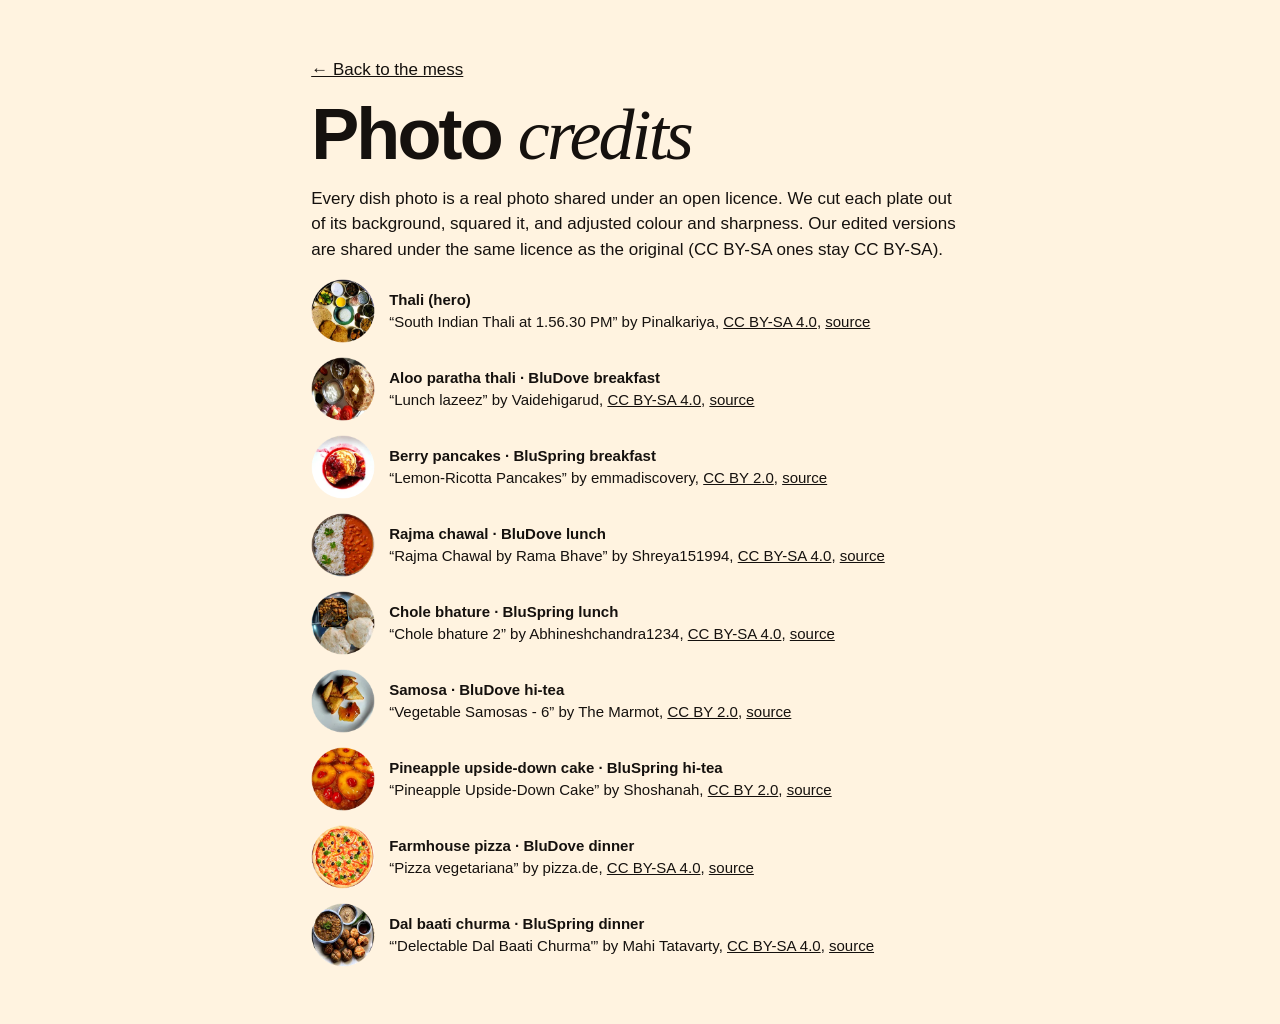
<file: docs/credits.html>
<!doctype html>
<html lang="en">
<head>
<meta charset="utf-8">
<meta name="viewport" content="width=device-width, initial-scale=1">
<title>Photo credits · MUJ Mess</title>
<link rel="stylesheet" href="style.css?v=2">
<style>
  body { padding: 40px var(--gutter); max-width: 760px; margin: 0 auto; }
  h1 { font-size: clamp(40px, 8vw, 72px); letter-spacing: -.04em; line-height: .95; margin: 0 0 12px; }
  ul { list-style: none; padding: 0; display: grid; gap: 14px; }
  li { display: grid; grid-template-columns: 64px 1fr; gap: 14px; align-items: center; font-size: 15px; }
  li img { width: 64px; height: 64px; }
</style>
</head>
<body>
<p><a href="index.html">← Back to the mess</a></p>
<h1>Photo <em>credits</em></h1>
<p>Every dish photo is a real photo shared under an open licence. We cut each plate out of its background,
squared it, and adjusted colour and sharpness. Our edited versions are shared under the same licence as the original
(CC BY-SA ones stay CC BY-SA).</p>
<ul>
<li><img src="food/hero-sm.webp" alt="" width="64" height="64"><div><b>Thali (hero)</b><br>“South Indian Thali at 1.56.30 PM” by Pinalkariya, <a href="https://creativecommons.org/licenses/by-sa/4.0/">CC BY-SA 4.0</a>, <a href="https://commons.wikimedia.org/w/index.php?curid=101996105">source</a></div></li>
<li><img src="food/b1-sm.webp" alt="" width="64" height="64"><div><b>Aloo paratha thali · BluDove breakfast</b><br>“Lunch lazeez” by Vaidehigarud, <a href="https://creativecommons.org/licenses/by-sa/4.0/">CC BY-SA 4.0</a>, <a href="https://commons.wikimedia.org/w/index.php?curid=40924548">source</a></div></li>
<li><img src="food/b2-sm.webp" alt="" width="64" height="64"><div><b>Berry pancakes · BluSpring breakfast</b><br>“Lemon-Ricotta Pancakes” by emmadiscovery, <a href="https://creativecommons.org/licenses/by/2.0/">CC BY 2.0</a>, <a href="https://www.flickr.com/photos/8174757@N02/6804099758">source</a></div></li>
<li><img src="food/l1-sm.webp" alt="" width="64" height="64"><div><b>Rajma chawal · BluDove lunch</b><br>“Rajma Chawal by Rama Bhave” by Shreya151994, <a href="https://creativecommons.org/licenses/by-sa/4.0/">CC BY-SA 4.0</a>, <a href="https://commons.wikimedia.org/w/index.php?curid=92989435">source</a></div></li>
<li><img src="food/l2-sm.webp" alt="" width="64" height="64"><div><b>Chole bhature · BluSpring lunch</b><br>“Chole bhature 2” by Abhineshchandra1234, <a href="https://creativecommons.org/licenses/by-sa/4.0/">CC BY-SA 4.0</a>, <a href="https://commons.wikimedia.org/w/index.php?curid=144004330">source</a></div></li>
<li><img src="food/h1-sm.webp" alt="" width="64" height="64"><div><b>Samosa · BluDove hi-tea</b><br>“Vegetable Samosas - 6” by The Marmot, <a href="https://creativecommons.org/licenses/by/2.0/">CC BY 2.0</a>, <a href="https://www.flickr.com/photos/38142119@N00/16378543506">source</a></div></li>
<li><img src="food/h2-sm.webp" alt="" width="64" height="64"><div><b>Pineapple upside-down cake · BluSpring hi-tea</b><br>“Pineapple Upside-Down Cake” by Shoshanah, <a href="https://creativecommons.org/licenses/by/2.0/">CC BY 2.0</a>, <a href="https://www.flickr.com/photos/68737200@N00/8456849331">source</a></div></li>
<li><img src="food/d1-sm.webp" alt="" width="64" height="64"><div><b>Farmhouse pizza · BluDove dinner</b><br>“Pizza vegetariana” by pizza.de, <a href="https://creativecommons.org/licenses/by-sa/4.0/">CC BY-SA 4.0</a>, <a href="https://commons.wikimedia.org/w/index.php?curid=68930948">source</a></div></li>
<li><img src="food/d2-sm.webp" alt="" width="64" height="64"><div><b>Dal baati churma · BluSpring dinner</b><br>“&#x27;Delectable Dal Baati Churma&#x27;” by Mahi Tatavarty, <a href="https://creativecommons.org/licenses/by-sa/4.0/">CC BY-SA 4.0</a>, <a href="https://commons.wikimedia.org/w/index.php?curid=103571588">source</a></div></li>
</ul>
</body>
</html>
</file>
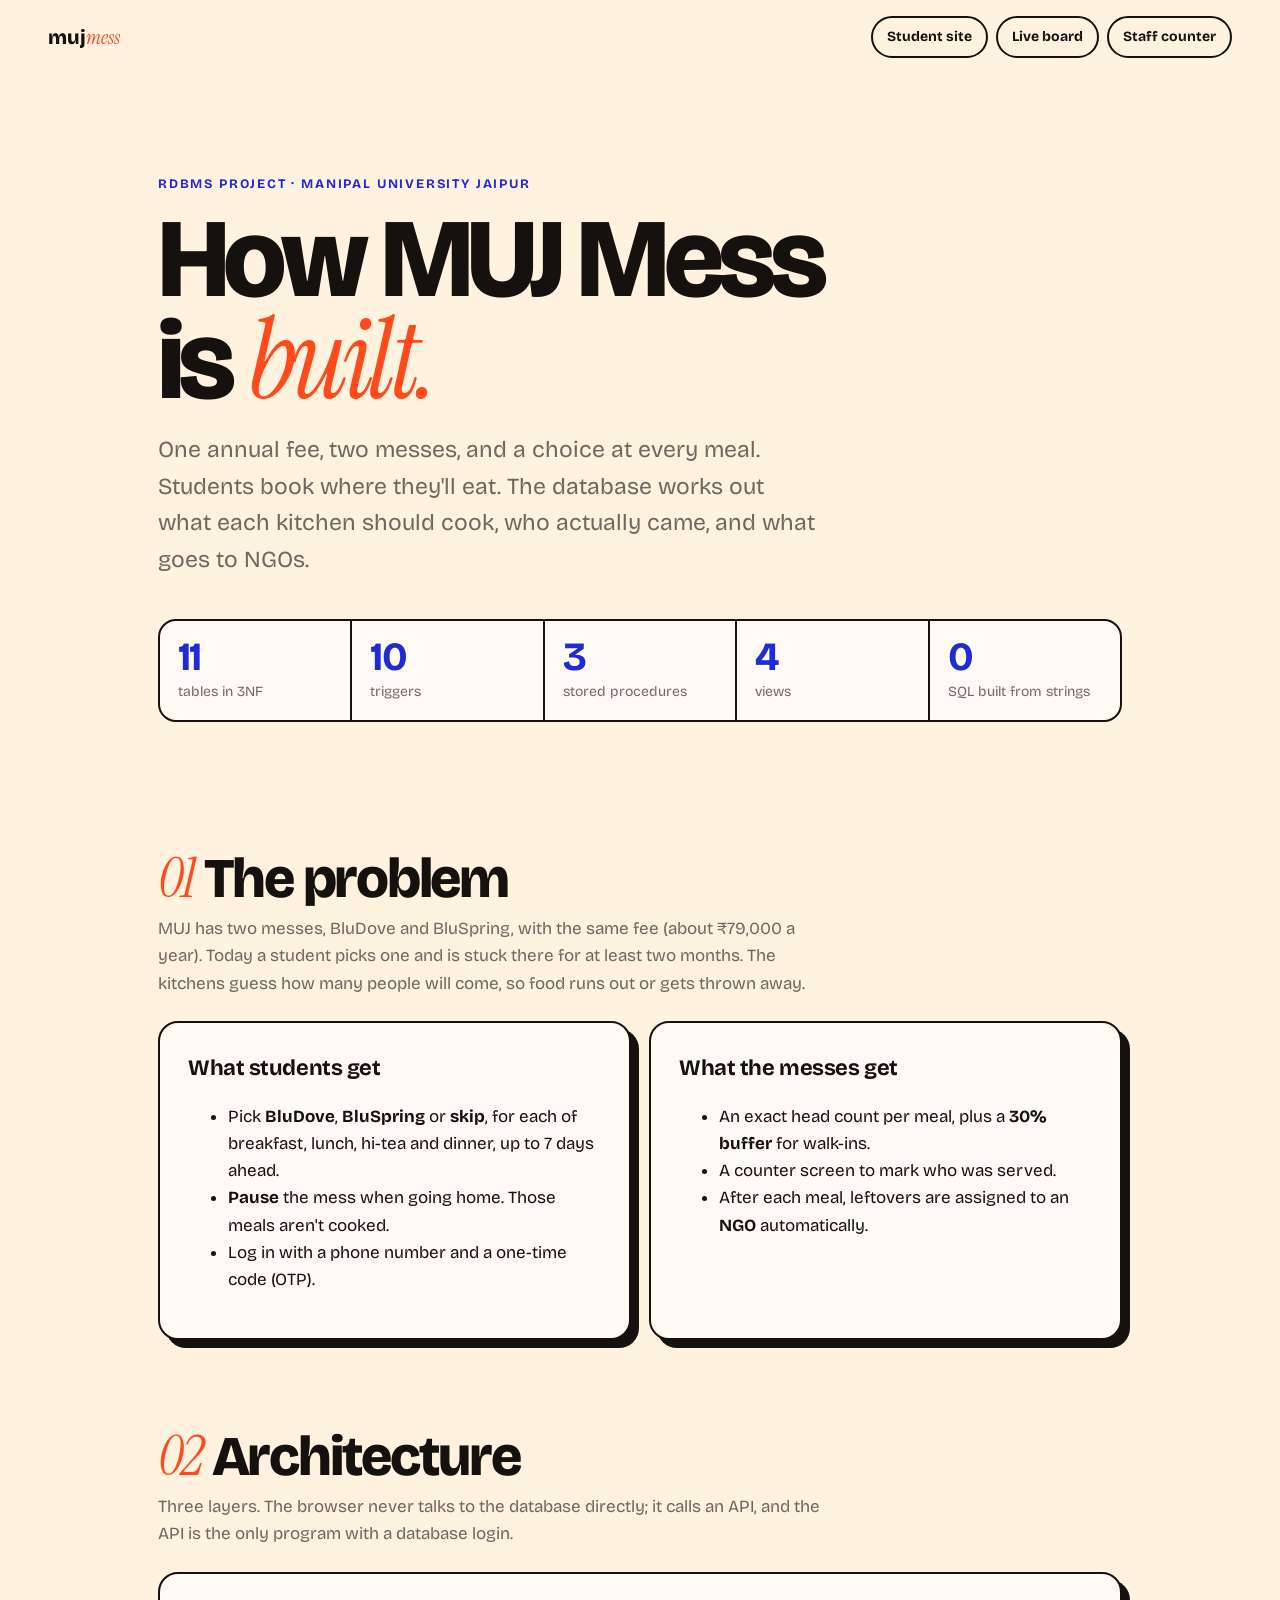
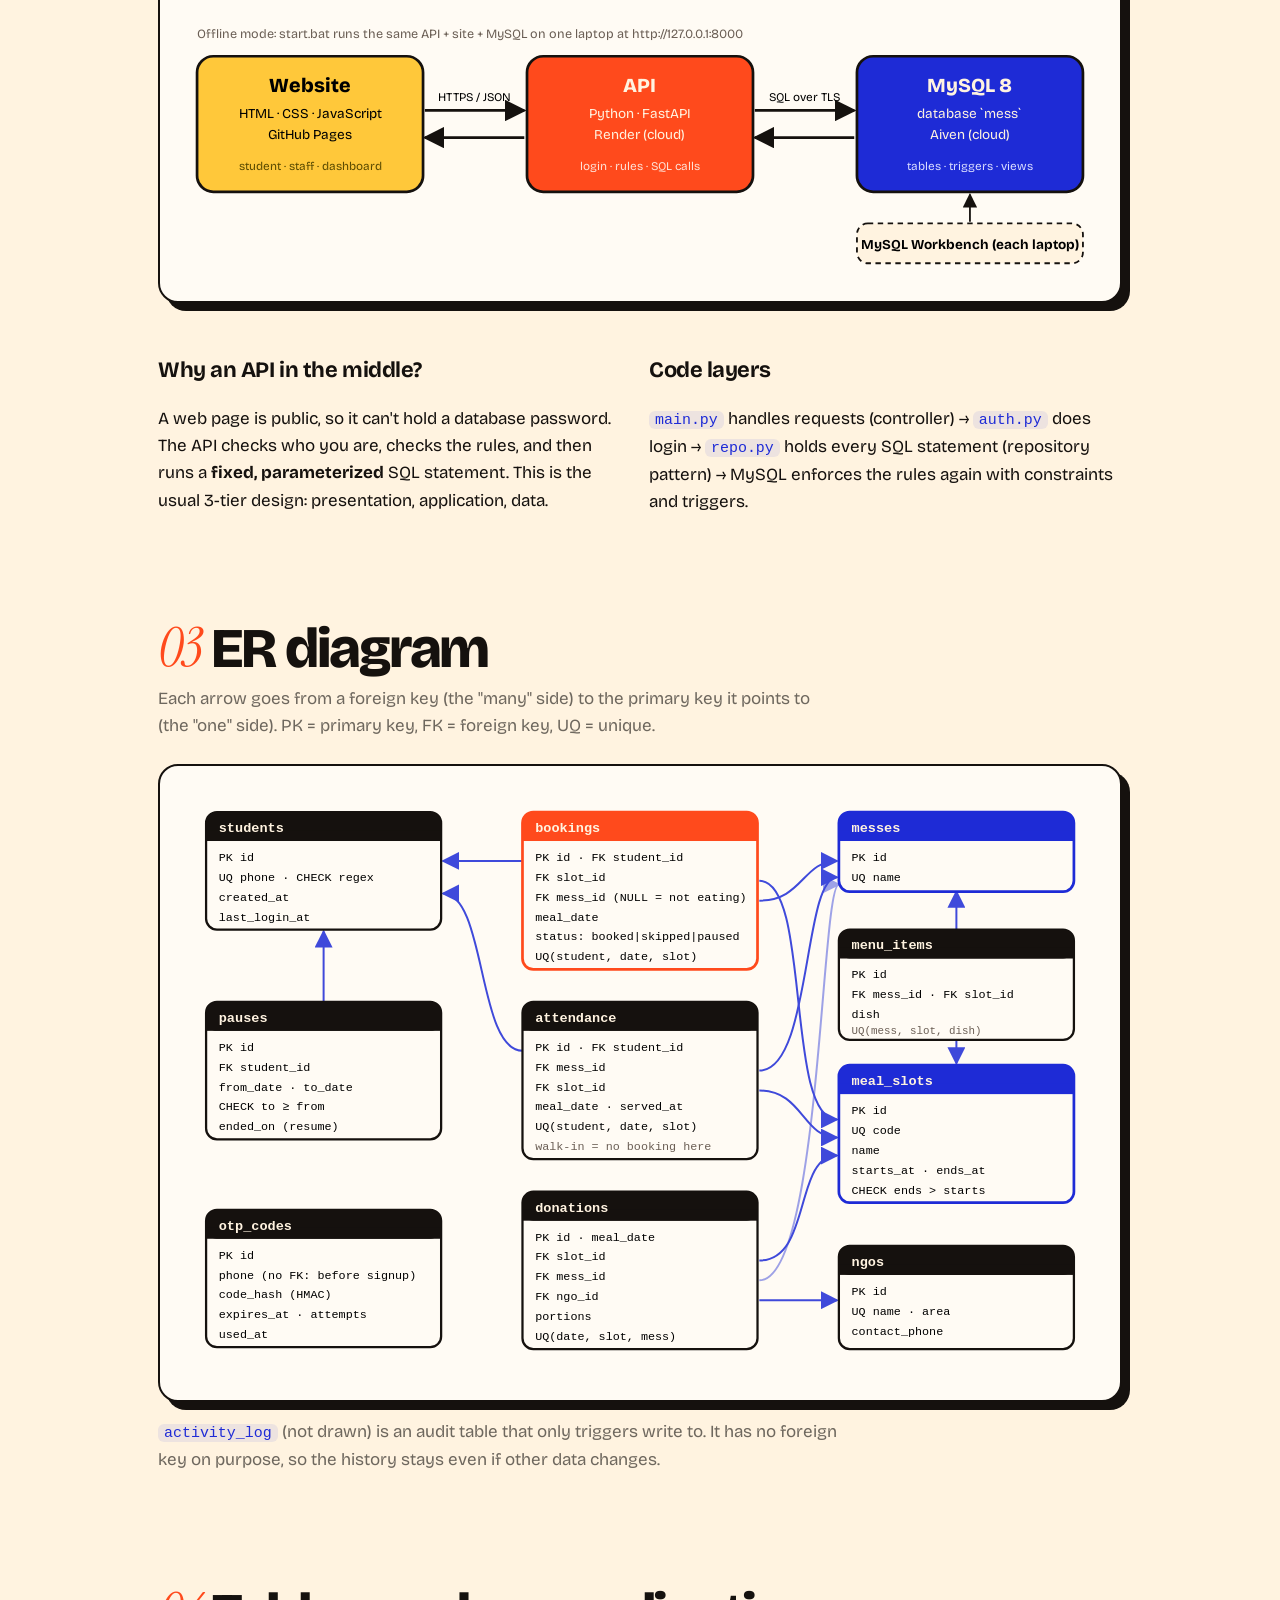
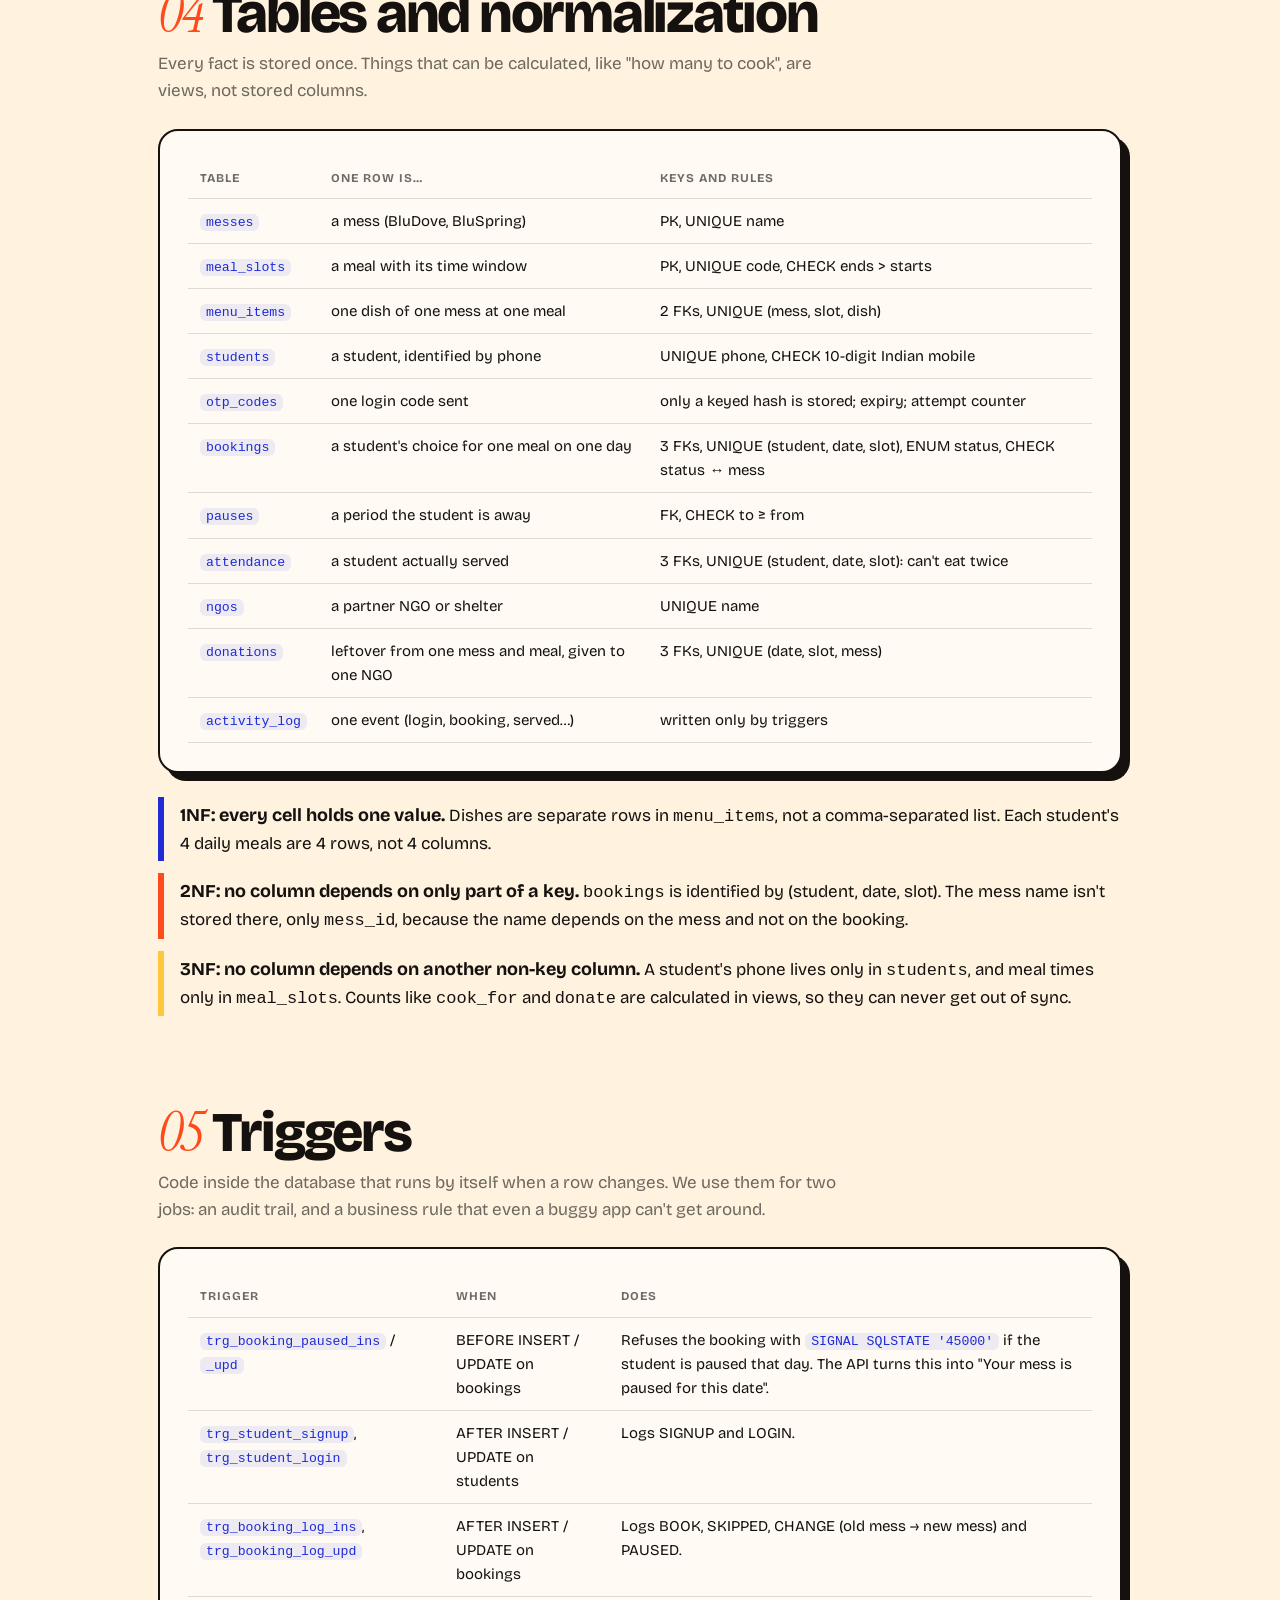
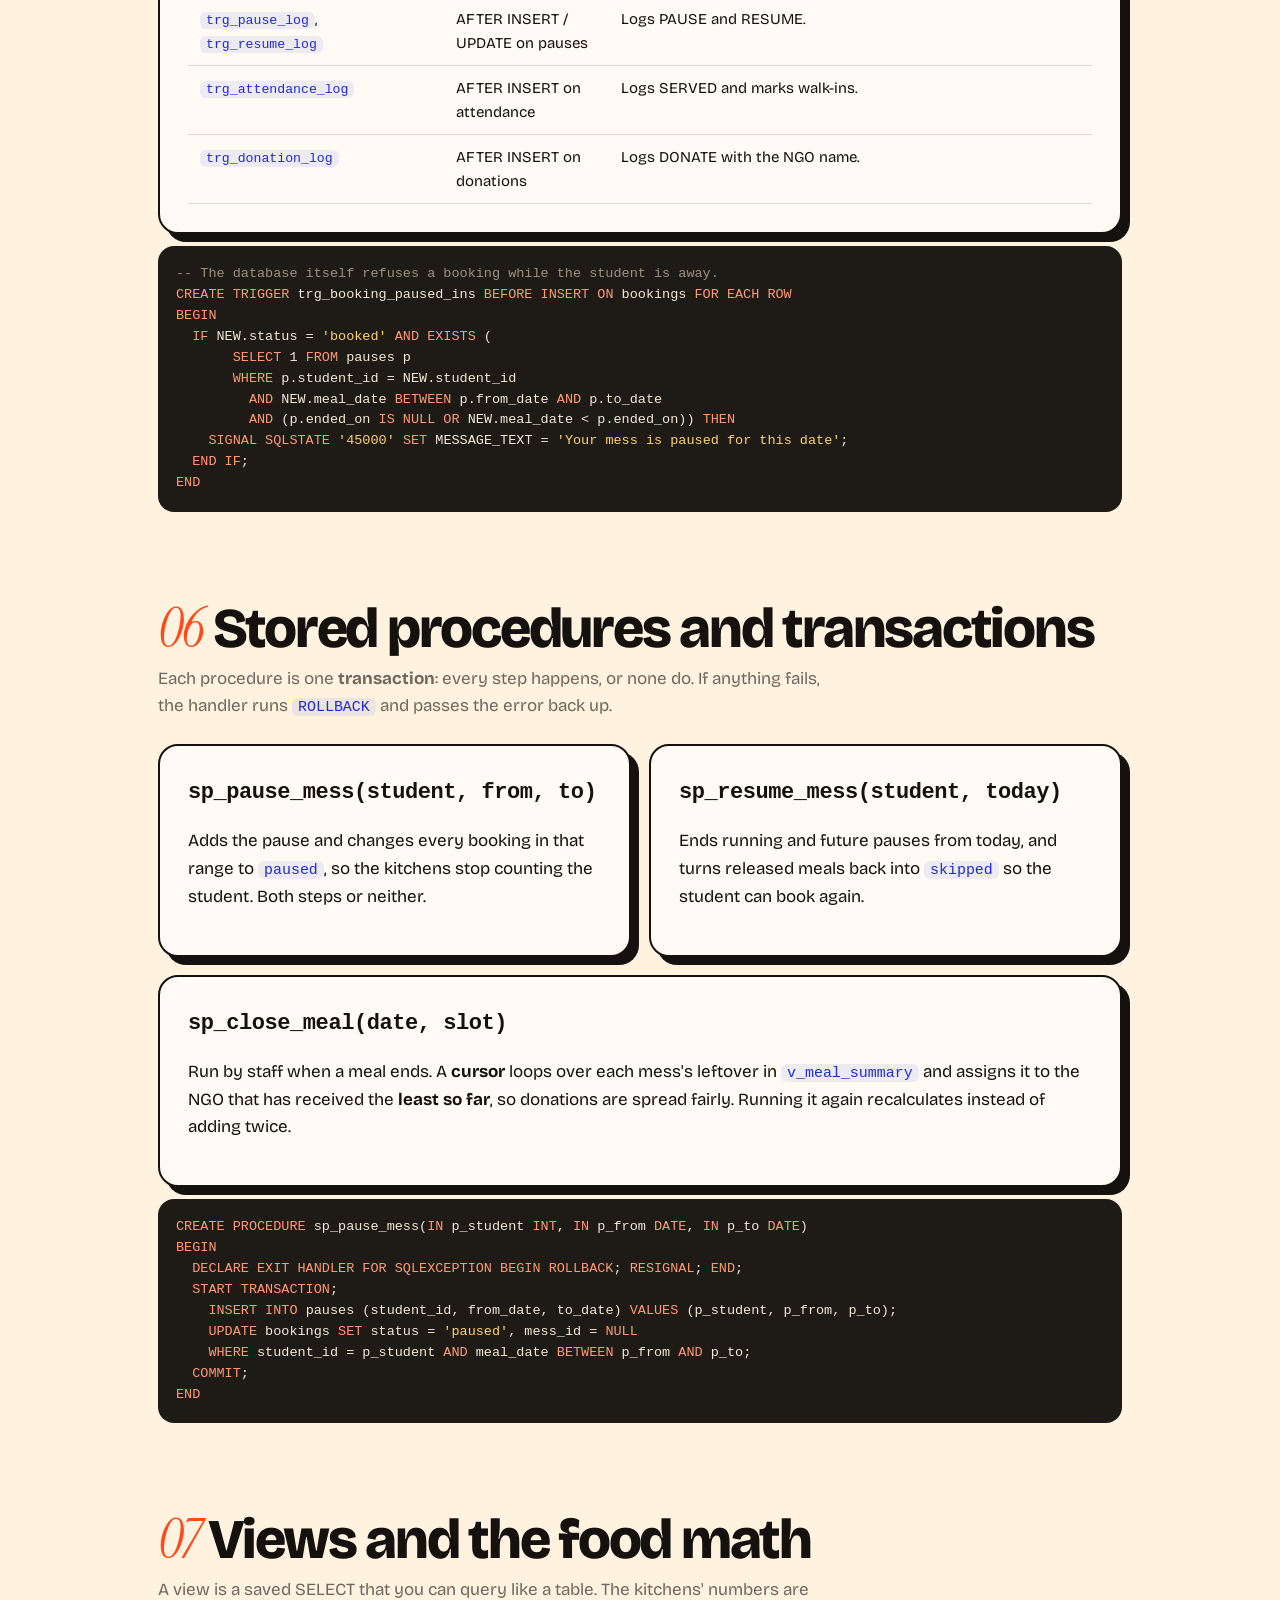
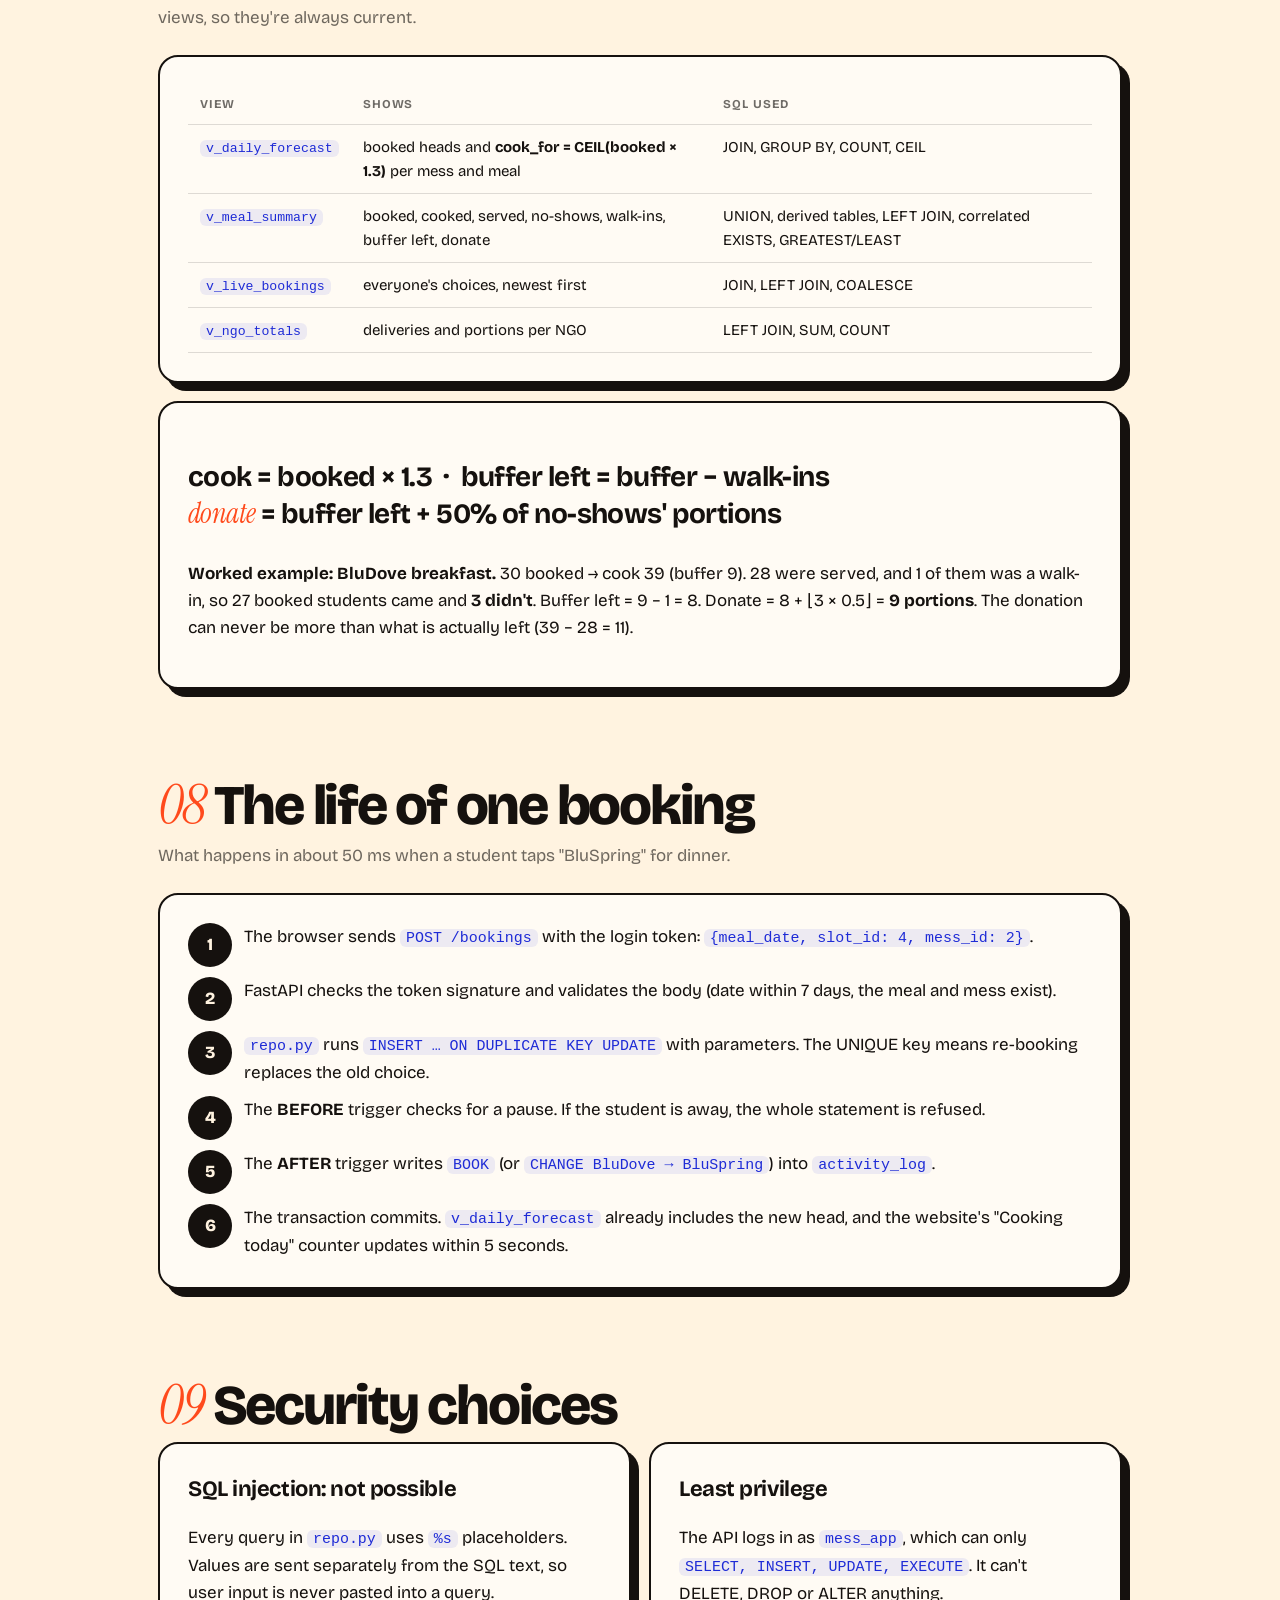
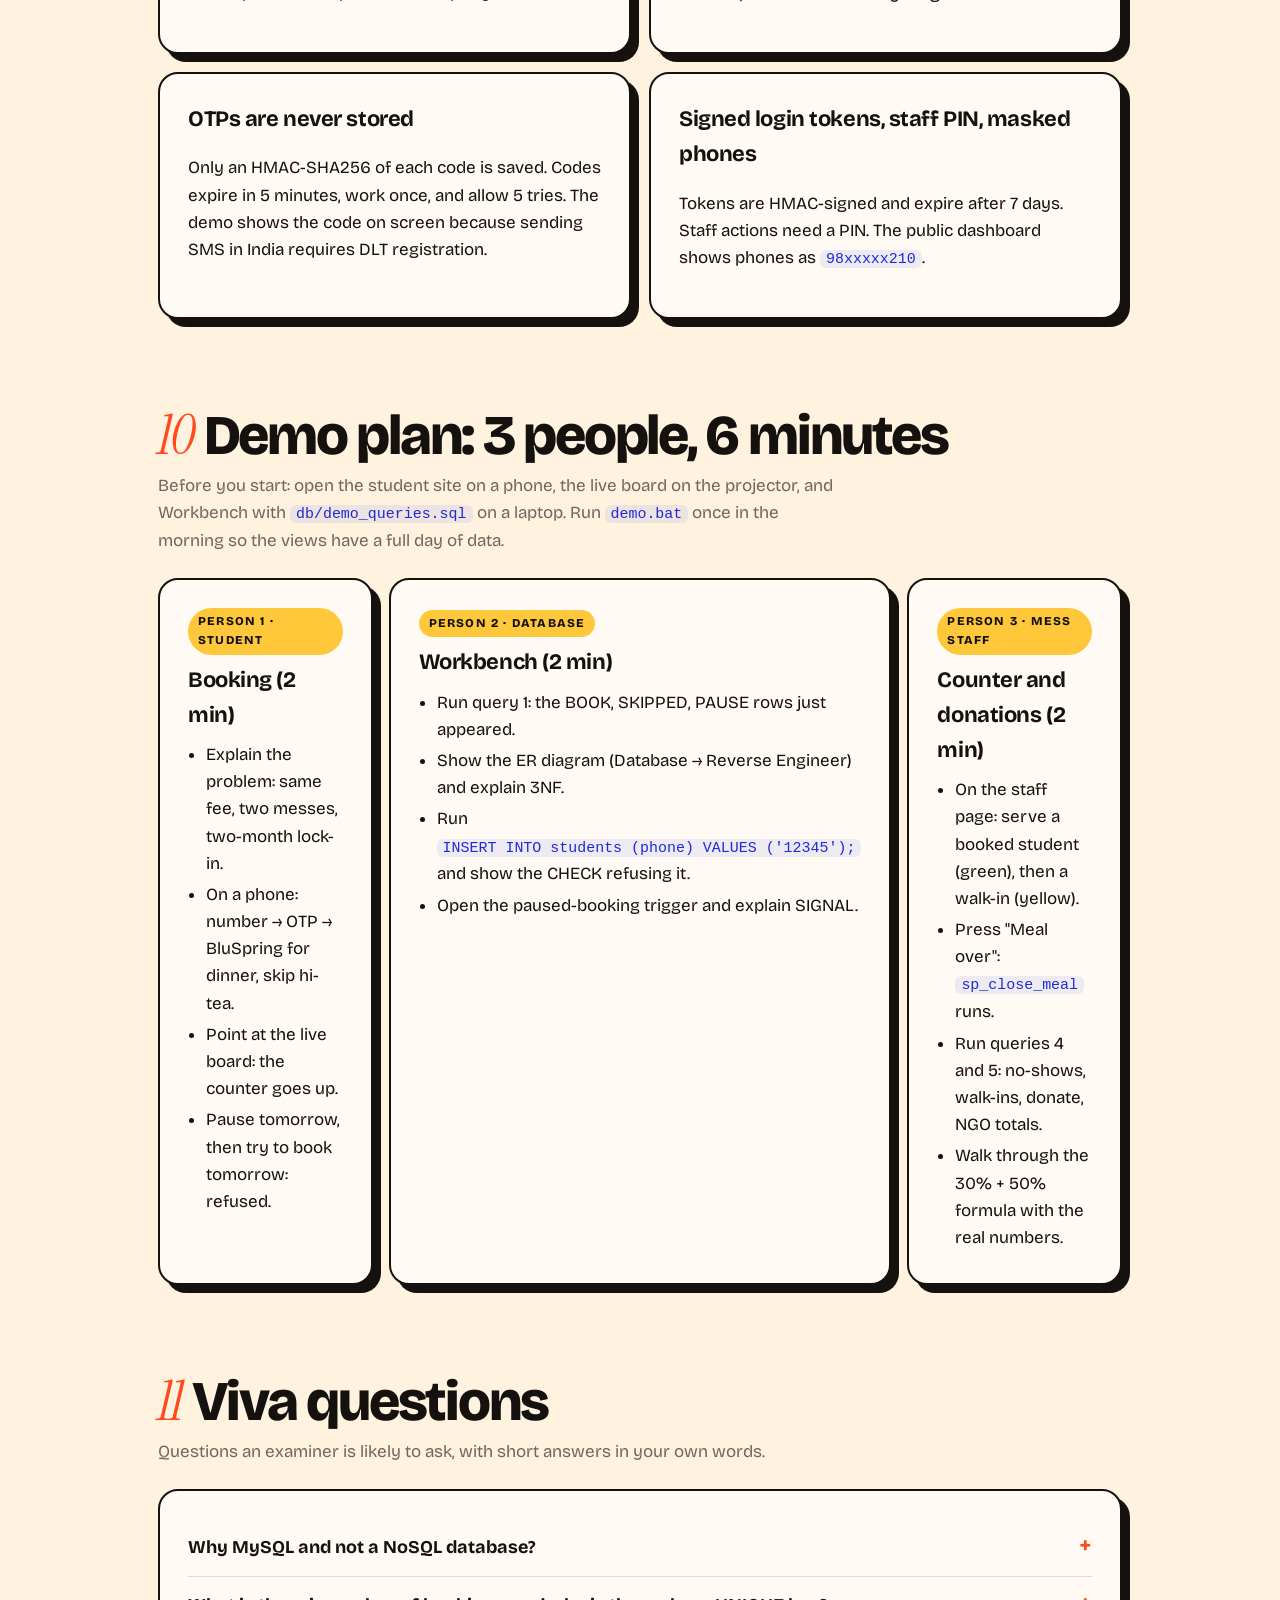
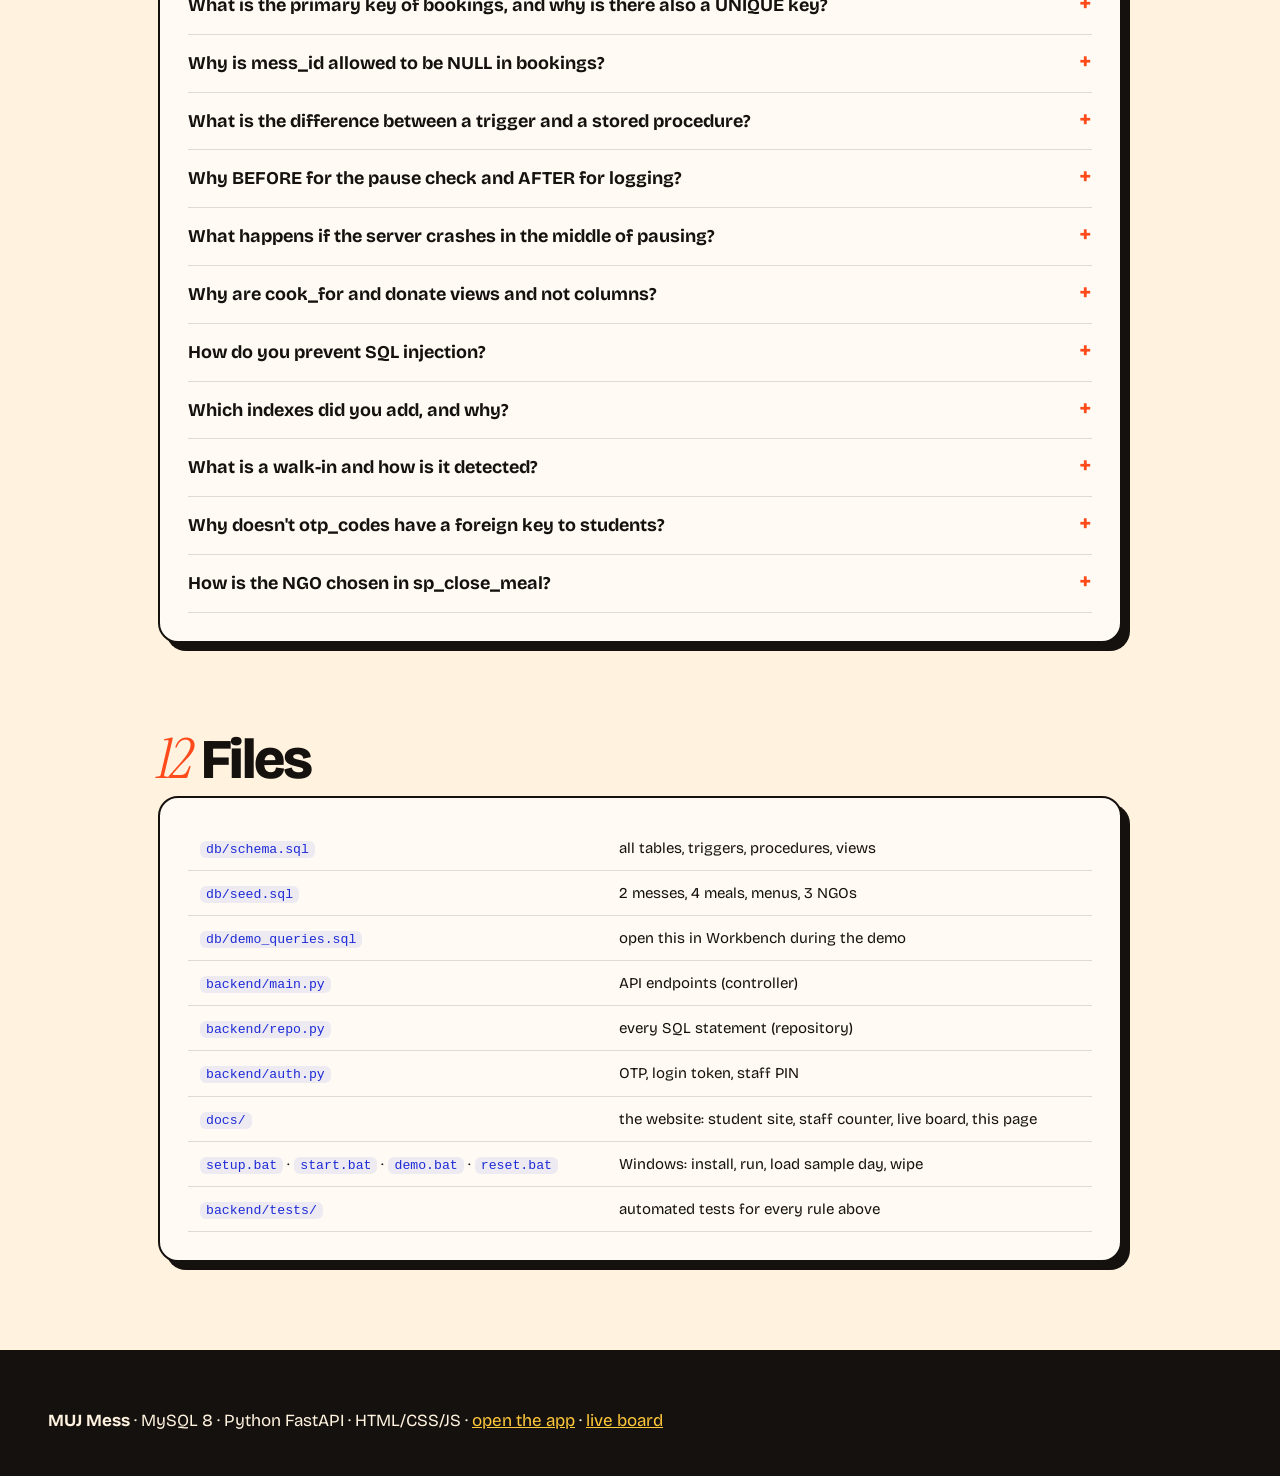
<file: docs/project.html>
<!doctype html>
<html lang="en">
<head>
<meta charset="utf-8">
<meta name="viewport" content="width=device-width, initial-scale=1">
<title>MUJ Mess — How It's Built</title>
<meta name="description" content="Database design, triggers, procedures, views and architecture of the MUJ Mess booking system.">
<link rel="preconnect" href="https://fonts.googleapis.com">
<link rel="preconnect" href="https://fonts.gstatic.com" crossorigin>
<link href="https://fonts.googleapis.com/css2?family=Bricolage+Grotesque:opsz,wght@12..96,200..800&family=Instrument+Serif:ital@0;1&display=swap" rel="stylesheet">
<style>
  :root {
    --color-cream: #FFF3E0; --color-paper: #FFFBF4; --color-ink: #15110E; --color-mute: rgba(21,17,14,.62);
    --color-line: rgba(21,17,14,.14); --color-cobalt: #1E2BD6; --color-chili: #FF4A1C; --color-sun: #FFC83A;
    --color-code: #1E1A16; --font-display: "Bricolage Grotesque", "Helvetica Neue", sans-serif;
    --font-serif: "Instrument Serif", Georgia, serif; --font-mono: ui-monospace, "Cascadia Mono", Consolas, Menlo, monospace;
    --gutter: clamp(16px, 4vw, 48px); color-scheme: light;
  }
  * { box-sizing: border-box; }
  html, body { overflow-x: clip; }
  body { margin: 0; background: var(--color-cream); color: var(--color-ink); font: 17px/1.6 var(--font-display); }
  em { font-family: var(--font-serif); font-style: italic; font-weight: 400; }
  a { color: var(--color-cobalt); }
  .wrap { max-width: 1060px; margin: 0 auto; padding: 0 var(--gutter); }
  header.top { display: flex; justify-content: space-between; align-items: center; padding: 16px var(--gutter); gap: 12px; flex-wrap: wrap; }
  .logo { font-weight: 800; font-size: 20px; text-decoration: none; color: var(--color-ink); }
  .logo em { color: var(--color-chili); }
  .links { display: flex; gap: 8px; flex-wrap: wrap; }
  .links a { text-decoration: none; color: var(--color-ink); font-weight: 700; font-size: 14px; padding: 8px 14px; border: 2px solid var(--color-ink); border-radius: 999px; }
  .links a:hover { background: var(--color-ink); color: var(--color-cream); }
  .hero { padding: clamp(40px, 8vw, 100px) 0 40px; }
  .kicker { font-size: 13px; font-weight: 700; letter-spacing: .14em; text-transform: uppercase; color: var(--color-cobalt); margin: 0 0 14px; }
  h1 { font-size: clamp(48px, 9vw, 112px); line-height: .9; letter-spacing: -.05em; margin: 0 0 20px; font-weight: 800; }
  h1 em { color: var(--color-chili); }
  .lede { font-size: clamp(19px, 2vw, 23px); max-width: 44ch; color: var(--color-mute); margin: 0; }
  .facts { display: grid; grid-template-columns: repeat(auto-fit, minmax(150px, 1fr)); gap: 2px; margin: 40px 0 0; background: var(--color-ink); border: 2px solid var(--color-ink); border-radius: 18px; overflow: hidden; }
  .fact { background: var(--color-paper); padding: 16px 18px; }
  .fact b { display: block; font-size: 40px; line-height: 1; letter-spacing: -.04em; color: var(--color-cobalt); }
  .fact span { font-size: 14px; color: var(--color-mute); }
  section { padding: clamp(48px, 7vw, 88px) 0 0; }
  h2 { font-size: clamp(34px, 5vw, 56px); line-height: 1; letter-spacing: -.04em; margin: 0 0 8px; font-weight: 800; }
  h2 .n { color: var(--color-chili); font-family: var(--font-serif); font-style: italic; font-weight: 400; margin-right: 10px; }
  h3 { font-size: 22px; margin: 28px 0 8px; letter-spacing: -.02em; }
  .sub { color: var(--color-mute); margin: 0 0 24px; max-width: 62ch; }
  .card { background: var(--color-paper); border: 2px solid var(--color-ink); border-radius: 20px; padding: clamp(16px, 3vw, 28px); box-shadow: 8px 8px 0 var(--color-ink); }
  .diagram svg { width: 100%; height: auto; display: block; }
  .scroll { overflow-x: auto; }
  table { width: 100%; border-collapse: collapse; font-size: 15px; }
  th, td { text-align: left; padding: 10px 12px; border-bottom: 1px solid var(--color-line); vertical-align: top; }
  th { font-size: 12px; text-transform: uppercase; letter-spacing: .08em; color: var(--color-mute); }
  td code, p code, li code { font-family: var(--font-mono); font-size: .88em; background: rgba(30,43,214,.08); color: var(--color-cobalt); padding: 1px 6px; border-radius: 6px; white-space: nowrap; }
  pre { background: var(--color-code); color: #F3E9DA; font: 13.5px/1.55 var(--font-mono); padding: 18px; border-radius: 16px; overflow-x: auto; margin: 12px 0 0; }
  pre .k { color: #FF9A73; } pre .c { color: #9C9183; } pre .s { color: #FFD36B; }
  .grid2 { display: grid; gap: 18px; grid-template-columns: 1fr; }
  @media (min-width: 860px) { .grid2 { grid-template-columns: 1fr 1fr; } }
  .nf { display: grid; gap: 12px; }
  .nf div { border-left: 6px solid var(--color-cobalt); padding: 4px 0 4px 16px; }
  .nf div:nth-child(2) { border-color: var(--color-chili); } .nf div:nth-child(3) { border-color: var(--color-sun); }
  .nf b { font-size: 18px; }
  ol.flow { counter-reset: s; list-style: none; padding: 0; margin: 0; display: grid; gap: 10px; }
  ol.flow li { counter-increment: s; display: grid; grid-template-columns: 44px 1fr; gap: 12px; align-items: start; }
  ol.flow li::before { content: counter(s); width: 44px; height: 44px; border-radius: 50%; background: var(--color-ink); color: var(--color-cream); display: grid; place-items: center; font-weight: 800; }
  .formula { font-size: clamp(20px, 2.6vw, 28px); font-weight: 700; letter-spacing: -.02em; line-height: 1.3; }
  .formula em { color: var(--color-chili); }
  .roles { display: grid; gap: 16px; grid-template-columns: 1fr; }
  @media (min-width: 860px) { .roles { grid-template-columns: repeat(3, 1fr); } }
  .role h3 { margin-top: 0; }
  .role .who { display: inline-block; font-size: 12px; font-weight: 800; letter-spacing: .1em; text-transform: uppercase; padding: 4px 10px; border-radius: 999px; background: var(--color-sun); margin-bottom: 8px; }
  .role ul { margin: 0; padding-left: 18px; } .role li { margin: 4px 0; }
  details { border-bottom: 1px solid var(--color-line); padding: 14px 0; }
  details summary { cursor: pointer; font-weight: 700; font-size: 18px; list-style: none; display: flex; justify-content: space-between; gap: 12px; }
  details summary::after { content: "+"; font-size: 24px; line-height: 1; color: var(--color-chili); }
  details[open] summary::after { content: "−"; }
  details p { margin: 10px 0 0; color: var(--color-mute); max-width: 72ch; }
  footer { margin-top: 88px; padding: 40px var(--gutter); background: var(--color-ink); color: var(--color-cream); }
  footer a { color: var(--color-sun); }
</style>
</head>
<body>
<header class="top">
  <a class="logo" href="index.html">muj<em>mess</em></a>
  <nav class="links"><a href="index.html">Student site</a><a href="dashboard.html">Live board</a><a href="staff.html">Staff counter</a></nav>
</header>

<div class="wrap">
  <div class="hero">
    <p class="kicker">RDBMS project · Manipal University Jaipur</p>
    <h1>How MUJ Mess<br>is <em>built.</em></h1>
    <p class="lede">One annual fee, two messes, and a choice at every meal. Students book where they'll eat. The database works out what each kitchen should cook, who actually came, and what goes to NGOs.</p>
    <div class="facts">
      <div class="fact"><b>11</b><span>tables in 3NF</span></div>
      <div class="fact"><b>10</b><span>triggers</span></div>
      <div class="fact"><b>3</b><span>stored procedures</span></div>
      <div class="fact"><b>4</b><span>views</span></div>
      <div class="fact"><b>0</b><span>SQL built from strings</span></div>
    </div>
  </div>

  <!-- 1 PROBLEM -->
  <section>
    <h2><span class="n">01</span>The problem</h2>
    <p class="sub">MUJ has two messes, BluDove and BluSpring, with the same fee (about ₹79,000 a year). Today a student picks one and is stuck there for at least two months. The kitchens guess how many people will come, so food runs out or gets thrown away.</p>
    <div class="grid2">
      <div class="card">
        <h3 style="margin-top:0">What students get</h3>
        <ul>
          <li>Pick <b>BluDove</b>, <b>BluSpring</b> or <b>skip</b>, for each of breakfast, lunch, hi-tea and dinner, up to 7 days ahead.</li>
          <li><b>Pause</b> the mess when going home. Those meals aren't cooked.</li>
          <li>Log in with a phone number and a one-time code (OTP).</li>
        </ul>
      </div>
      <div class="card">
        <h3 style="margin-top:0">What the messes get</h3>
        <ul>
          <li>An exact head count per meal, plus a <b>30% buffer</b> for walk-ins.</li>
          <li>A counter screen to mark who was served.</li>
          <li>After each meal, leftovers are assigned to an <b>NGO</b> automatically.</li>
        </ul>
      </div>
    </div>
  </section>

  <!-- 2 ARCHITECTURE -->
  <section>
    <h2><span class="n">02</span>Architecture</h2>
    <p class="sub">Three layers. The browser never talks to the database directly; it calls an API, and the API is the only program with a database login.</p>
    <div class="card diagram">
      <svg viewBox="0 0 1000 300" role="img" aria-label="Browser to FastAPI to MySQL, with Workbench connected to MySQL">
        <defs><marker id="ar" viewBox="0 0 10 10" refX="9" refY="5" markerWidth="8" markerHeight="8" orient="auto-start-reverse"><path d="M0,0 L10,5 L0,10 z" fill="#15110E"/></marker></defs>
        <g font-family="Bricolage Grotesque, sans-serif">
          <rect x="10" y="60" width="250" height="150" rx="18" fill="#FFC83A" stroke="#15110E" stroke-width="3"/>
          <text x="135" y="100" text-anchor="middle" font-size="22" font-weight="800">Website</text>
          <text x="135" y="128" text-anchor="middle" font-size="15">HTML · CSS · JavaScript</text>
          <text x="135" y="152" text-anchor="middle" font-size="15">GitHub Pages</text>
          <text x="135" y="186" text-anchor="middle" font-size="13" fill="#5a4a00">student · staff · dashboard</text>

          <rect x="375" y="60" width="250" height="150" rx="18" fill="#FF4A1C" stroke="#15110E" stroke-width="3"/>
          <text x="500" y="100" text-anchor="middle" font-size="22" font-weight="800" fill="#FFF3E0">API</text>
          <text x="500" y="128" text-anchor="middle" font-size="15" fill="#FFF3E0">Python · FastAPI</text>
          <text x="500" y="152" text-anchor="middle" font-size="15" fill="#FFF3E0">Render (cloud)</text>
          <text x="500" y="186" text-anchor="middle" font-size="13" fill="#FFE1D6">login · rules · SQL calls</text>

          <rect x="740" y="60" width="250" height="150" rx="18" fill="#1E2BD6" stroke="#15110E" stroke-width="3"/>
          <text x="865" y="100" text-anchor="middle" font-size="22" font-weight="800" fill="#FFF3E0">MySQL 8</text>
          <text x="865" y="128" text-anchor="middle" font-size="15" fill="#FFF3E0">database `mess`</text>
          <text x="865" y="152" text-anchor="middle" font-size="15" fill="#FFF3E0">Aiven (cloud)</text>
          <text x="865" y="186" text-anchor="middle" font-size="13" fill="#D9DCFF">tables · triggers · views</text>

          <line x1="262" y1="120" x2="372" y2="120" stroke="#15110E" stroke-width="3" marker-end="url(#ar)"/>
          <line x1="372" y1="150" x2="262" y2="150" stroke="#15110E" stroke-width="3" marker-end="url(#ar)"/>
          <text x="317" y="110" text-anchor="middle" font-size="13">HTTPS / JSON</text>
          <line x1="627" y1="120" x2="737" y2="120" stroke="#15110E" stroke-width="3" marker-end="url(#ar)"/>
          <line x1="737" y1="150" x2="627" y2="150" stroke="#15110E" stroke-width="3" marker-end="url(#ar)"/>
          <text x="682" y="110" text-anchor="middle" font-size="13">SQL over TLS</text>

          <rect x="740" y="245" width="250" height="44" rx="12" fill="#FFF3E0" stroke="#15110E" stroke-width="2" stroke-dasharray="6 5"/>
          <text x="865" y="273" text-anchor="middle" font-size="15" font-weight="700">MySQL Workbench (each laptop)</text>
          <line x1="865" y1="243" x2="865" y2="213" stroke="#15110E" stroke-width="2" marker-end="url(#ar)"/>
          <text x="10" y="40" font-size="14" fill="#6b5f55">Offline mode: start.bat runs the same API + site + MySQL on one laptop at http://127.0.0.1:8000</text>
        </g>
      </svg>
    </div>
    <div class="grid2" style="margin-top:22px">
      <div><h3>Why an API in the middle?</h3><p>A web page is public, so it can't hold a database password. The API checks who you are, checks the rules, and then runs a <b>fixed, parameterized</b> SQL statement. This is the usual 3-tier design: presentation, application, data.</p></div>
      <div><h3>Code layers</h3><p><code>main.py</code> handles requests (controller) → <code>auth.py</code> does login → <code>repo.py</code> holds every SQL statement (repository pattern) → MySQL enforces the rules again with constraints and triggers.</p></div>
    </div>
  </section>

  <!-- 3 ER -->
  <section>
    <h2><span class="n">03</span>ER diagram</h2>
    <p class="sub">Each arrow goes from a foreign key (the "many" side) to the primary key it points to (the "one" side). PK = primary key, FK = foreign key, UQ = unique.</p>
    <div class="card diagram scroll">
      <svg viewBox="0 0 1000 640" style="min-width:760px" role="img" aria-label="Entity relationship diagram of the mess database">
        <defs><marker id="one" viewBox="0 0 10 10" refX="9" refY="5" markerWidth="9" markerHeight="9" orient="auto"><path d="M0,0 L10,5 L0,10 z" fill="#1E2BD6"/></marker></defs>
        <g stroke="#1E2BD6" stroke-width="2.2" fill="none" marker-end="url(#one)" opacity=".85">
          <path d="M370 74 H282"/>                         <!-- bookings.student_id -> students -->
          <path d="M150 230 V152"/>                        <!-- pauses.student_id -> students -->
          <path d="M370 284 C 320 284, 330 110, 282 110"/> <!-- attendance.student_id -> students -->
          <path d="M632 118 C 680 118, 680 74, 718 74"/>   <!-- bookings.mess_id -> messes -->
          <path d="M632 96 C 690 96, 660 360, 718 360"/>   <!-- bookings.slot_id -> meal_slots -->
          <path d="M632 306 C 690 306, 680 92, 718 92"/>   <!-- attendance.mess_id -> messes -->
          <path d="M632 328 C 680 328, 680 380, 718 380"/> <!-- attendance.slot_id -> meal_slots -->
          <path d="M632 516 C 690 516, 670 400, 718 400"/> <!-- donations.slot_id -> meal_slots -->
          <path d="M632 538 C 700 538, 700 100, 720 100" opacity=".5"/> <!-- donations.mess_id -> messes -->
          <path d="M632 560 H718"/>                        <!-- donations.ngo_id -> ngos -->
          <path d="M850 150 V108"/>                        <!-- menu_items.mess_id -> messes -->
          <path d="M850 272 V298"/>                        <!-- menu_items.slot_id -> meal_slots -->
        </g>
        <g font-family="ui-monospace, Consolas, Menlo, monospace" font-size="13">
          <!-- students -->
          <rect x="20" y="20" width="260" height="130" rx="12" fill="#FFFBF4" stroke="#15110E" stroke-width="2.5"/>
          <rect x="20" y="20" width="260" height="32" rx="12" fill="#15110E"/><rect x="20" y="40" width="260" height="12" fill="#15110E"/>
          <text x="34" y="42" fill="#FFF3E0" font-weight="700" font-size="15">students</text>
          <text x="34" y="74">PK id</text><text x="34" y="96">UQ phone · CHECK regex</text><text x="34" y="118">created_at</text><text x="34" y="140">last_login_at</text>
          <!-- pauses -->
          <rect x="20" y="230" width="260" height="152" rx="12" fill="#FFFBF4" stroke="#15110E" stroke-width="2.5"/>
          <rect x="20" y="230" width="260" height="32" rx="12" fill="#15110E"/><rect x="20" y="250" width="260" height="12" fill="#15110E"/>
          <text x="34" y="252" fill="#FFF3E0" font-weight="700" font-size="15">pauses</text>
          <text x="34" y="284">PK id</text><text x="34" y="306">FK student_id</text><text x="34" y="328">from_date · to_date</text><text x="34" y="350">CHECK to ≥ from</text><text x="34" y="372">ended_on (resume)</text>
          <!-- otp -->
          <rect x="20" y="460" width="260" height="152" rx="12" fill="#FFFBF4" stroke="#15110E" stroke-width="2.5"/>
          <rect x="20" y="460" width="260" height="32" rx="12" fill="#15110E"/><rect x="20" y="480" width="260" height="12" fill="#15110E"/>
          <text x="34" y="482" fill="#FFF3E0" font-weight="700" font-size="15">otp_codes</text>
          <text x="34" y="514">PK id</text><text x="34" y="536">phone (no FK: before signup)</text><text x="34" y="558">code_hash (HMAC)</text><text x="34" y="580">expires_at · attempts</text><text x="34" y="602">used_at</text>
          <!-- bookings -->
          <rect x="370" y="20" width="260" height="174" rx="12" fill="#FFFBF4" stroke="#FF4A1C" stroke-width="3"/>
          <rect x="370" y="20" width="260" height="32" rx="12" fill="#FF4A1C"/><rect x="370" y="40" width="260" height="12" fill="#FF4A1C"/>
          <text x="384" y="42" fill="#FFF3E0" font-weight="700" font-size="15">bookings</text>
          <text x="384" y="74">PK id · FK student_id</text><text x="384" y="96">FK slot_id</text><text x="384" y="118">FK mess_id (NULL = not eating)</text><text x="384" y="140">meal_date</text><text x="384" y="162">status: booked|skipped|paused</text><text x="384" y="184">UQ(student, date, slot)</text>
          <!-- attendance -->
          <rect x="370" y="230" width="260" height="174" rx="12" fill="#FFFBF4" stroke="#15110E" stroke-width="2.5"/>
          <rect x="370" y="230" width="260" height="32" rx="12" fill="#15110E"/><rect x="370" y="250" width="260" height="12" fill="#15110E"/>
          <text x="384" y="252" fill="#FFF3E0" font-weight="700" font-size="15">attendance</text>
          <text x="384" y="284">PK id · FK student_id</text><text x="384" y="306">FK mess_id</text><text x="384" y="328">FK slot_id</text><text x="384" y="350">meal_date · served_at</text><text x="384" y="372">UQ(student, date, slot)</text><text x="384" y="394" fill="#6b5f55">walk-in = no booking here</text>
          <!-- donations -->
          <rect x="370" y="440" width="260" height="174" rx="12" fill="#FFFBF4" stroke="#15110E" stroke-width="2.5"/>
          <rect x="370" y="440" width="260" height="32" rx="12" fill="#15110E"/><rect x="370" y="460" width="260" height="12" fill="#15110E"/>
          <text x="384" y="462" fill="#FFF3E0" font-weight="700" font-size="15">donations</text>
          <text x="384" y="494">PK id · meal_date</text><text x="384" y="516">FK slot_id</text><text x="384" y="538">FK mess_id</text><text x="384" y="560">FK ngo_id</text><text x="384" y="582">portions</text><text x="384" y="604">UQ(date, slot, mess)</text>
          <!-- messes -->
          <rect x="720" y="20" width="260" height="88" rx="12" fill="#FFFBF4" stroke="#1E2BD6" stroke-width="3"/>
          <rect x="720" y="20" width="260" height="32" rx="12" fill="#1E2BD6"/><rect x="720" y="40" width="260" height="12" fill="#1E2BD6"/>
          <text x="734" y="42" fill="#FFF3E0" font-weight="700" font-size="15">messes</text>
          <text x="734" y="74">PK id</text><text x="734" y="96">UQ name</text>
          <!-- menu_items -->
          <rect x="720" y="150" width="260" height="122" rx="12" fill="#FFFBF4" stroke="#15110E" stroke-width="2.5"/>
          <rect x="720" y="150" width="260" height="32" rx="12" fill="#15110E"/><rect x="720" y="170" width="260" height="12" fill="#15110E"/>
          <text x="734" y="172" fill="#FFF3E0" font-weight="700" font-size="15">menu_items</text>
          <text x="734" y="204">PK id</text><text x="734" y="226">FK mess_id · FK slot_id</text><text x="734" y="248">dish</text><text x="734" y="266" font-size="12" fill="#6b5f55">UQ(mess, slot, dish)</text>
          <!-- meal_slots -->
          <rect x="720" y="300" width="260" height="152" rx="12" fill="#FFFBF4" stroke="#1E2BD6" stroke-width="3"/>
          <rect x="720" y="300" width="260" height="32" rx="12" fill="#1E2BD6"/><rect x="720" y="320" width="260" height="12" fill="#1E2BD6"/>
          <text x="734" y="322" fill="#FFF3E0" font-weight="700" font-size="15">meal_slots</text>
          <text x="734" y="354">PK id</text><text x="734" y="376">UQ code</text><text x="734" y="398">name</text><text x="734" y="420">starts_at · ends_at</text><text x="734" y="442">CHECK ends &gt; starts</text>
          <!-- ngos -->
          <rect x="720" y="500" width="260" height="114" rx="12" fill="#FFFBF4" stroke="#15110E" stroke-width="2.5"/>
          <rect x="720" y="500" width="260" height="32" rx="12" fill="#15110E"/><rect x="720" y="520" width="260" height="12" fill="#15110E"/>
          <text x="734" y="522" fill="#FFF3E0" font-weight="700" font-size="15">ngos</text>
          <text x="734" y="554">PK id</text><text x="734" y="576">UQ name · area</text><text x="734" y="598">contact_phone</text>
        </g>
      </svg>
    </div>
    <p class="sub" style="margin-top:16px"><code>activity_log</code> (not drawn) is an audit table that only triggers write to. It has no foreign key on purpose, so the history stays even if other data changes.</p>
  </section>

  <!-- 4 TABLES & NORMALIZATION -->
  <section>
    <h2><span class="n">04</span>Tables and normalization</h2>
    <p class="sub">Every fact is stored once. Things that can be calculated, like "how many to cook", are views, not stored columns.</p>
    <div class="card scroll">
      <table>
        <thead><tr><th>Table</th><th>One row is…</th><th>Keys and rules</th></tr></thead>
        <tbody>
          <tr><td><code>messes</code></td><td>a mess (BluDove, BluSpring)</td><td>PK, UNIQUE name</td></tr>
          <tr><td><code>meal_slots</code></td><td>a meal with its time window</td><td>PK, UNIQUE code, CHECK ends &gt; starts</td></tr>
          <tr><td><code>menu_items</code></td><td>one dish of one mess at one meal</td><td>2 FKs, UNIQUE (mess, slot, dish)</td></tr>
          <tr><td><code>students</code></td><td>a student, identified by phone</td><td>UNIQUE phone, CHECK 10-digit Indian mobile</td></tr>
          <tr><td><code>otp_codes</code></td><td>one login code sent</td><td>only a keyed hash is stored; expiry; attempt counter</td></tr>
          <tr><td><code>bookings</code></td><td>a student's choice for one meal on one day</td><td>3 FKs, UNIQUE (student, date, slot), ENUM status, CHECK status ↔ mess</td></tr>
          <tr><td><code>pauses</code></td><td>a period the student is away</td><td>FK, CHECK to ≥ from</td></tr>
          <tr><td><code>attendance</code></td><td>a student actually served</td><td>3 FKs, UNIQUE (student, date, slot): can't eat twice</td></tr>
          <tr><td><code>ngos</code></td><td>a partner NGO or shelter</td><td>UNIQUE name</td></tr>
          <tr><td><code>donations</code></td><td>leftover from one mess and meal, given to one NGO</td><td>3 FKs, UNIQUE (date, slot, mess)</td></tr>
          <tr><td><code>activity_log</code></td><td>one event (login, booking, served…)</td><td>written only by triggers</td></tr>
        </tbody>
      </table>
    </div>
    <div class="nf" style="margin-top:24px">
      <div><b>1NF: every cell holds one value.</b> Dishes are separate rows in <code>menu_items</code>, not a comma-separated list. Each student's 4 daily meals are 4 rows, not 4 columns.</div>
      <div><b>2NF: no column depends on only part of a key.</b> <code>bookings</code> is identified by (student, date, slot). The mess name isn't stored there, only <code>mess_id</code>, because the name depends on the mess and not on the booking.</div>
      <div><b>3NF: no column depends on another non-key column.</b> A student's phone lives only in <code>students</code>, and meal times only in <code>meal_slots</code>. Counts like <code>cook_for</code> and <code>donate</code> are calculated in views, so they can never get out of sync.</div>
    </div>
  </section>

  <!-- 5 TRIGGERS -->
  <section>
    <h2><span class="n">05</span>Triggers</h2>
    <p class="sub">Code inside the database that runs by itself when a row changes. We use them for two jobs: an audit trail, and a business rule that even a buggy app can't get around.</p>
    <div class="card scroll">
      <table>
        <thead><tr><th>Trigger</th><th>When</th><th>Does</th></tr></thead>
        <tbody>
          <tr><td><code>trg_booking_paused_ins</code> / <code>_upd</code></td><td>BEFORE INSERT / UPDATE on bookings</td><td>Refuses the booking with <code>SIGNAL SQLSTATE '45000'</code> if the student is paused that day. The API turns this into "Your mess is paused for this date".</td></tr>
          <tr><td><code>trg_student_signup</code>, <code>trg_student_login</code></td><td>AFTER INSERT / UPDATE on students</td><td>Logs SIGNUP and LOGIN.</td></tr>
          <tr><td><code>trg_booking_log_ins</code>, <code>trg_booking_log_upd</code></td><td>AFTER INSERT / UPDATE on bookings</td><td>Logs BOOK, SKIPPED, CHANGE (old mess → new mess) and PAUSED.</td></tr>
          <tr><td><code>trg_pause_log</code>, <code>trg_resume_log</code></td><td>AFTER INSERT / UPDATE on pauses</td><td>Logs PAUSE and RESUME.</td></tr>
          <tr><td><code>trg_attendance_log</code></td><td>AFTER INSERT on attendance</td><td>Logs SERVED and marks walk-ins.</td></tr>
          <tr><td><code>trg_donation_log</code></td><td>AFTER INSERT on donations</td><td>Logs DONATE with the NGO name.</td></tr>
        </tbody>
      </table>
    </div>
<pre><span class="c">-- The database itself refuses a booking while the student is away.</span>
<span class="k">CREATE TRIGGER</span> trg_booking_paused_ins <span class="k">BEFORE INSERT ON</span> bookings <span class="k">FOR EACH ROW</span>
<span class="k">BEGIN</span>
  <span class="k">IF</span> NEW.status = <span class="s">'booked'</span> <span class="k">AND EXISTS</span> (
       <span class="k">SELECT</span> 1 <span class="k">FROM</span> pauses p
       <span class="k">WHERE</span> p.student_id = NEW.student_id
         <span class="k">AND</span> NEW.meal_date <span class="k">BETWEEN</span> p.from_date <span class="k">AND</span> p.to_date
         <span class="k">AND</span> (p.ended_on <span class="k">IS NULL OR</span> NEW.meal_date &lt; p.ended_on)) <span class="k">THEN</span>
    <span class="k">SIGNAL SQLSTATE</span> <span class="s">'45000'</span> <span class="k">SET</span> MESSAGE_TEXT = <span class="s">'Your mess is paused for this date'</span>;
  <span class="k">END IF</span>;
<span class="k">END</span></pre>
  </section>

  <!-- 6 PROCEDURES -->
  <section>
    <h2><span class="n">06</span>Stored procedures and transactions</h2>
    <p class="sub">Each procedure is one <b>transaction</b>: every step happens, or none do. If anything fails, the handler runs <code>ROLLBACK</code> and passes the error back up.</p>
    <div class="grid2">
      <div class="card"><h3 style="margin-top:0"><code>sp_pause_mess(student, from, to)</code></h3><p>Adds the pause and changes every booking in that range to <code>paused</code>, so the kitchens stop counting the student. Both steps or neither.</p></div>
      <div class="card"><h3 style="margin-top:0"><code>sp_resume_mess(student, today)</code></h3><p>Ends running and future pauses from today, and turns released meals back into <code>skipped</code> so the student can book again.</p></div>
    </div>
    <div class="card" style="margin-top:18px"><h3 style="margin-top:0"><code>sp_close_meal(date, slot)</code></h3><p>Run by staff when a meal ends. A <b>cursor</b> loops over each mess's leftover in <code>v_meal_summary</code> and assigns it to the NGO that has received the <b>least so far</b>, so donations are spread fairly. Running it again recalculates instead of adding twice.</p></div>
<pre><span class="k">CREATE PROCEDURE</span> sp_pause_mess(<span class="k">IN</span> p_student <span class="k">INT</span>, <span class="k">IN</span> p_from <span class="k">DATE</span>, <span class="k">IN</span> p_to <span class="k">DATE</span>)
<span class="k">BEGIN</span>
  <span class="k">DECLARE EXIT HANDLER FOR SQLEXCEPTION BEGIN ROLLBACK</span>; <span class="k">RESIGNAL</span>; <span class="k">END</span>;
  <span class="k">START TRANSACTION</span>;
    <span class="k">INSERT INTO</span> pauses (student_id, from_date, to_date) <span class="k">VALUES</span> (p_student, p_from, p_to);
    <span class="k">UPDATE</span> bookings <span class="k">SET</span> status = <span class="s">'paused'</span>, mess_id = <span class="k">NULL</span>
    <span class="k">WHERE</span> student_id = p_student <span class="k">AND</span> meal_date <span class="k">BETWEEN</span> p_from <span class="k">AND</span> p_to;
  <span class="k">COMMIT</span>;
<span class="k">END</span></pre>
  </section>

  <!-- 7 VIEWS + FORMULA -->
  <section>
    <h2><span class="n">07</span>Views and the food math</h2>
    <p class="sub">A view is a saved SELECT that you can query like a table. The kitchens' numbers are views, so they're always current.</p>
    <div class="card scroll">
      <table>
        <thead><tr><th>View</th><th>Shows</th><th>SQL used</th></tr></thead>
        <tbody>
          <tr><td><code>v_daily_forecast</code></td><td>booked heads and <b>cook_for = CEIL(booked × 1.3)</b> per mess and meal</td><td>JOIN, GROUP BY, COUNT, CEIL</td></tr>
          <tr><td><code>v_meal_summary</code></td><td>booked, cooked, served, no-shows, walk-ins, buffer left, donate</td><td>UNION, derived tables, LEFT JOIN, correlated EXISTS, GREATEST/LEAST</td></tr>
          <tr><td><code>v_live_bookings</code></td><td>everyone's choices, newest first</td><td>JOIN, LEFT JOIN, COALESCE</td></tr>
          <tr><td><code>v_ngo_totals</code></td><td>deliveries and portions per NGO</td><td>LEFT JOIN, SUM, COUNT</td></tr>
        </tbody>
      </table>
    </div>
    <div class="card" style="margin-top:18px">
      <p class="formula">cook = booked × 1.3 &nbsp;·&nbsp; buffer left = buffer − walk-ins<br><em>donate</em> = buffer left + 50% of no-shows' portions</p>
      <p><b>Worked example: BluDove breakfast.</b> 30 booked → cook 39 (buffer 9). 28 were served, and 1 of them was a walk-in, so 27 booked students came and <b>3 didn't</b>. Buffer left = 9 − 1 = 8. Donate = 8 + ⌊3 × 0.5⌋ = <b>9 portions</b>. The donation can never be more than what is actually left (39 − 28 = 11).</p>
    </div>
  </section>

  <!-- 8 ONE BOOKING -->
  <section>
    <h2><span class="n">08</span>The life of one booking</h2>
    <p class="sub">What happens in about 50 ms when a student taps "BluSpring" for dinner.</p>
    <div class="card">
      <ol class="flow">
        <li><div>The browser sends <code>POST /bookings</code> with the login token: <code>{meal_date, slot_id: 4, mess_id: 2}</code>.</div></li>
        <li><div>FastAPI checks the token signature and validates the body (date within 7 days, the meal and mess exist).</div></li>
        <li><div><code>repo.py</code> runs <code>INSERT … ON DUPLICATE KEY UPDATE</code> with parameters. The UNIQUE key means re-booking replaces the old choice.</div></li>
        <li><div>The <b>BEFORE</b> trigger checks for a pause. If the student is away, the whole statement is refused.</div></li>
        <li><div>The <b>AFTER</b> trigger writes <code>BOOK</code> (or <code>CHANGE BluDove → BluSpring</code>) into <code>activity_log</code>.</div></li>
        <li><div>The transaction commits. <code>v_daily_forecast</code> already includes the new head, and the website's "Cooking today" counter updates within 5 seconds.</div></li>
      </ol>
    </div>
  </section>

  <!-- 9 SECURITY -->
  <section>
    <h2><span class="n">09</span>Security choices</h2>
    <div class="grid2">
      <div class="card"><h3 style="margin-top:0">SQL injection: not possible</h3><p>Every query in <code>repo.py</code> uses <code>%s</code> placeholders. Values are sent separately from the SQL text, so user input is never pasted into a query.</p></div>
      <div class="card"><h3 style="margin-top:0">Least privilege</h3><p>The API logs in as <code>mess_app</code>, which can only <code>SELECT, INSERT, UPDATE, EXECUTE</code>. It can't DELETE, DROP or ALTER anything.</p></div>
      <div class="card"><h3 style="margin-top:0">OTPs are never stored</h3><p>Only an HMAC-SHA256 of each code is saved. Codes expire in 5 minutes, work once, and allow 5 tries. The demo shows the code on screen because sending SMS in India requires DLT registration.</p></div>
      <div class="card"><h3 style="margin-top:0">Signed login tokens, staff PIN, masked phones</h3><p>Tokens are HMAC-signed and expire after 7 days. Staff actions need a PIN. The public dashboard shows phones as <code>98xxxxx210</code>.</p></div>
    </div>
  </section>

  <!-- 10 DEMO -->
  <section>
    <h2><span class="n">10</span>Demo plan: 3 people, 6 minutes</h2>
    <p class="sub">Before you start: open the student site on a phone, the live board on the projector, and Workbench with <code>db/demo_queries.sql</code> on a laptop. Run <code>demo.bat</code> once in the morning so the views have a full day of data.</p>
    <div class="roles">
      <div class="card role"><span class="who">Person 1 · student</span><h3>Booking (2 min)</h3><ul>
        <li>Explain the problem: same fee, two messes, two-month lock-in.</li>
        <li>On a phone: number → OTP → BluSpring for dinner, skip hi-tea.</li>
        <li>Point at the live board: the counter goes up.</li>
        <li>Pause tomorrow, then try to book tomorrow: refused.</li></ul></div>
      <div class="card role"><span class="who">Person 2 · database</span><h3>Workbench (2 min)</h3><ul>
        <li>Run query 1: the BOOK, SKIPPED, PAUSE rows just appeared.</li>
        <li>Show the ER diagram (Database → Reverse Engineer) and explain 3NF.</li>
        <li>Run <code>INSERT INTO students (phone) VALUES ('12345');</code> and show the CHECK refusing it.</li>
        <li>Open the paused-booking trigger and explain SIGNAL.</li></ul></div>
      <div class="card role"><span class="who">Person 3 · mess staff</span><h3>Counter and donations (2 min)</h3><ul>
        <li>On the staff page: serve a booked student (green), then a walk-in (yellow).</li>
        <li>Press "Meal over": <code>sp_close_meal</code> runs.</li>
        <li>Run queries 4 and 5: no-shows, walk-ins, donate, NGO totals.</li>
        <li>Walk through the 30% + 50% formula with the real numbers.</li></ul></div>
    </div>
  </section>

  <!-- 11 VIVA -->
  <section>
    <h2><span class="n">11</span>Viva questions</h2>
    <p class="sub">Questions an examiner is likely to ask, with short answers in your own words.</p>
    <div class="card">
      <details><summary>Why MySQL and not a NoSQL database?</summary><p>The data is relational: students, meals and messes are linked by foreign keys, and the rules (one choice per meal, no booking while paused) are constraints and transactions. Those are exactly what an RDBMS guarantees.</p></details>
      <details><summary>What is the primary key of bookings, and why is there also a UNIQUE key?</summary><p>The primary key is a surrogate <code>id</code>, which keeps joins simple. The natural key (student_id, meal_date, slot_id) is enforced with UNIQUE, so one student can't hold two choices for the same meal. Re-booking uses <code>ON DUPLICATE KEY UPDATE</code> to change the existing row.</p></details>
      <details><summary>Why is mess_id allowed to be NULL in bookings?</summary><p>NULL means "not eating" (skipped or paused). The CHECK <code>(status = 'booked') = (mess_id IS NOT NULL)</code> keeps the two columns consistent: a booked row must have a mess, and a skipped row must not.</p></details>
      <details><summary>What is the difference between a trigger and a stored procedure?</summary><p>A trigger runs <b>automatically</b> when a row is inserted, updated or deleted, and we never call it. A procedure runs only when <b>called</b> (<code>CALL sp_close_meal(...)</code>), can take parameters, and can contain a full transaction with loops and cursors.</p></details>
      <details><summary>Why BEFORE for the pause check and AFTER for logging?</summary><p>BEFORE runs before the row is written, so it can stop the write with SIGNAL. AFTER runs only once the write has succeeded, so we never log something that didn't happen.</p></details>
      <details><summary>What happens if the server crashes in the middle of pausing?</summary><p><code>sp_pause_mess</code> is one transaction. Either the pause and all the booking updates are committed, or InnoDB rolls everything back. There's never a pause without its bookings released. That's atomicity, the A in ACID.</p></details>
      <details><summary>Why are cook_for and donate views and not columns?</summary><p>They are derived from other data. Storing them would duplicate facts and could go stale whenever a booking changes. That breaks 3NF and causes update anomalies. A view calculates them fresh on every query.</p></details>
      <details><summary>How do you prevent SQL injection?</summary><p>Parameterized queries. The SQL text has placeholders (<code>%s</code>) and the driver sends the values separately, so input like <code>' OR 1=1 --</code> is treated as a plain string, never as SQL.</p></details>
      <details><summary>Which indexes did you add, and why?</summary><p>UNIQUE keys create indexes automatically. We also added <code>idx_forecast (meal_date, slot_id, mess_id, status)</code> to match the GROUP BY in the forecast view, <code>idx_otp_phone</code> for the latest-OTP lookup, and <code>idx_att_meal</code> for the attendance summary.</p></details>
      <details><summary>What is a walk-in and how is it detected?</summary><p>A student served at a mess where they didn't book. A correlated <code>EXISTS</code> subquery checks for a matching <code>booked</code> row. Walk-ins eat from the 30% buffer.</p></details>
      <details><summary>Why doesn't otp_codes have a foreign key to students?</summary><p>An OTP is sent <i>before</i> the student exists: their first login creates the student row. So OTPs are keyed by phone. The same goes for activity_log: it's an audit history and must outlive changes to other tables.</p></details>
      <details><summary>How is the NGO chosen in sp_close_meal?</summary><p>It's a <code>LEFT JOIN</code> of ngos to donations, grouped by NGO and ordered by <code>COALESCE(SUM(portions), 0)</code>, taking <code>LIMIT 1</code>. The NGO that has received the least gets the next donation. An NGO with nothing yet has a sum of 0 thanks to the LEFT JOIN.</p></details>
    </div>
  </section>

  <!-- 12 STACK -->
  <section>
    <h2><span class="n">12</span>Files</h2>
    <div class="card scroll">
      <table>
        <tbody>
          <tr><td><code>db/schema.sql</code></td><td>all tables, triggers, procedures, views</td></tr>
          <tr><td><code>db/seed.sql</code></td><td>2 messes, 4 meals, menus, 3 NGOs</td></tr>
          <tr><td><code>db/demo_queries.sql</code></td><td>open this in Workbench during the demo</td></tr>
          <tr><td><code>backend/main.py</code></td><td>API endpoints (controller)</td></tr>
          <tr><td><code>backend/repo.py</code></td><td>every SQL statement (repository)</td></tr>
          <tr><td><code>backend/auth.py</code></td><td>OTP, login token, staff PIN</td></tr>
          <tr><td><code>docs/</code></td><td>the website: student site, staff counter, live board, this page</td></tr>
          <tr><td><code>setup.bat</code> · <code>start.bat</code> · <code>demo.bat</code> · <code>reset.bat</code></td><td>Windows: install, run, load sample day, wipe</td></tr>
          <tr><td><code>backend/tests/</code></td><td>automated tests for every rule above</td></tr>
        </tbody>
      </table>
    </div>
  </section>
</div>

<footer>
  <p><b>MUJ Mess</b> · MySQL 8 · Python FastAPI · HTML/CSS/JS · <a href="index.html">open the app</a> · <a href="dashboard.html">live board</a></p>
</footer>
</body>
</html>
</file>
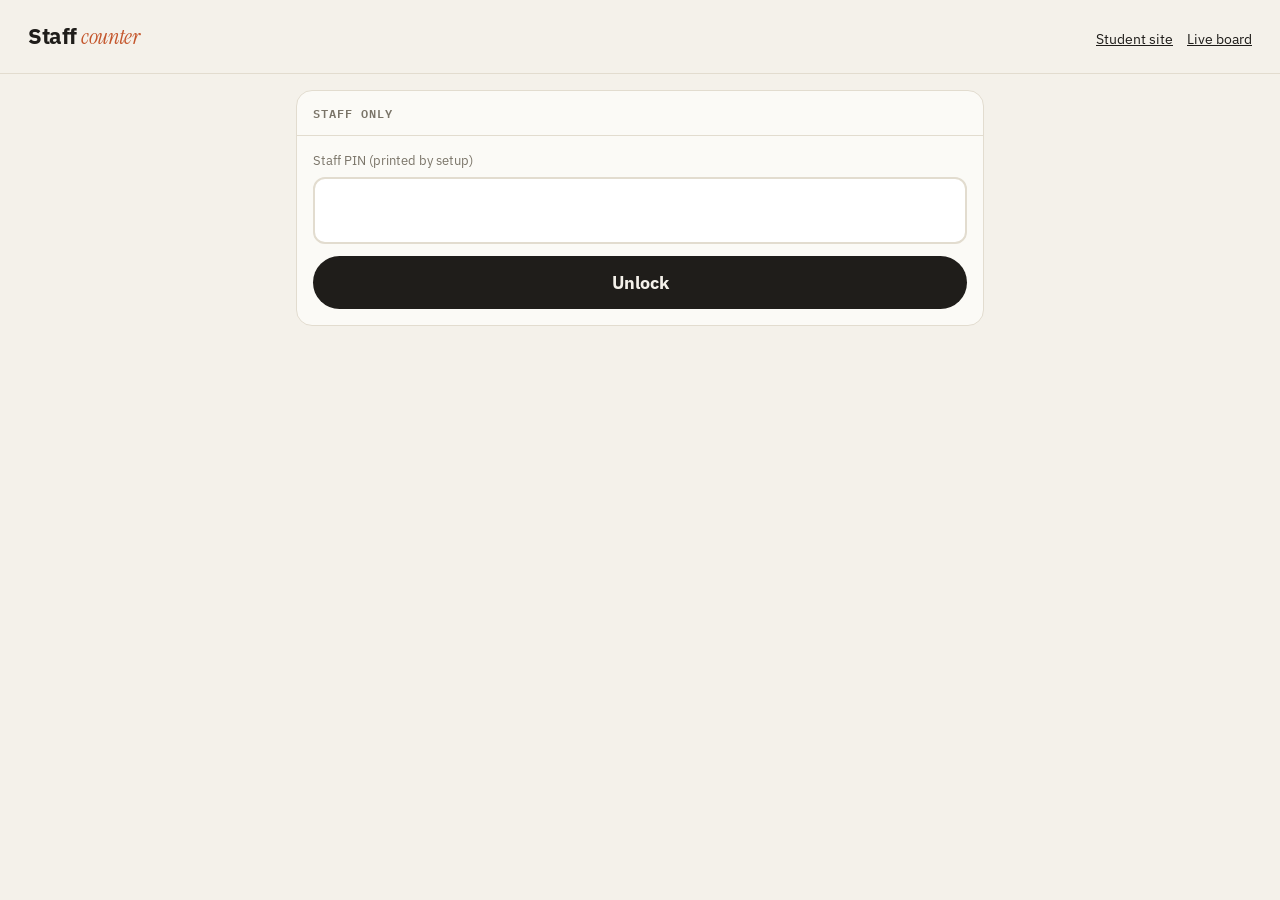
<file: docs/staff.html>
<!doctype html>
<html lang="en">
<head>
<meta charset="utf-8">
<meta name="viewport" content="width=device-width, initial-scale=1">
<title>Mess Staff Counter</title>
<link rel="preconnect" href="https://fonts.googleapis.com">
<link rel="preconnect" href="https://fonts.gstatic.com" crossorigin>
<link href="https://fonts.googleapis.com/css2?family=IBM+Plex+Mono:wght@400;500;600&family=IBM+Plex+Sans:wght@400;500;600;700&family=Instrument+Serif:ital@1&display=swap" rel="stylesheet">
<link rel="stylesheet" href="tools.css?v=2">
</head>
<body>
<header class="bar">
  <h1>Staff <em>counter</em></h1>
  <nav><a href="index.html">Student site</a><a href="dashboard.html">Live board</a></nav>
</header>

<div class="staff">
  <!-- PIN gate -->
  <section class="card" id="gate">
    <h2><span>Staff only</span></h2>
    <form class="pad" id="pin-form">
      <div class="field"><label for="pin">Staff PIN (printed by setup)</label>
        <input id="pin" class="big-input" inputmode="numeric" autocomplete="off" maxlength="12" required></div>
      <button class="btn">Unlock</button>
    </form>
  </section>

  <div id="desk" hidden>
    <section class="card">
      <h2><span>Serving now</span><span id="clock"></span></h2>
      <div class="pad">
        <div class="row2">
          <div class="field"><label for="mess">Mess</label><select id="mess"></select></div>
          <div class="field"><label for="slot">Meal</label><select id="slot"></select></div>
        </div>
        <form id="serve-form" class="field">
          <label for="phone">Student's phone number</label>
          <input id="phone" class="big-input" inputmode="numeric" maxlength="10" placeholder="98765 43210" autocomplete="off" required>
          <button class="btn">Serve ✓</button>
        </form>
        <div id="result" class="result" hidden></div>
      </div>
    </section>

    <section class="card" style="margin-top:16px">
      <h2><span>This meal so far</span><code>v_meal_summary</code></h2>
      <div class="kpis">
        <div class="kpi"><div class="n" id="k-booked">0</div><div class="l">booked here</div></div>
        <div class="kpi"><div class="n" id="k-cook">0</div><div class="l">cooked (× 1.3)</div></div>
        <div class="kpi"><div class="n" id="k-served">0</div><div class="l">served</div></div>
        <div class="kpi"><div class="n" id="k-walk">0</div><div class="l">walk-ins</div></div>
      </div>
      <div class="pad">
        <button class="btn danger" id="close">Meal over - close it and send leftovers to NGOs</button>
        <div id="donated" class="result ok" hidden></div>
      </div>
    </section>
  </div>
</div>
<p id="toast" role="status"></p>

<script src="config.js?v=2"></script>
<script src="shared.js?v=2"></script>
<script>
  const $ = id => document.getElementById(id);
  let pin = sessionStorage.getItem("staff_pin") || "";
  const staff = (path, opts = {}) => apiFetch(path, { ...opts, headers: { "X-Staff-Pin": pin } });

  async function unlock() {
    await staff("/staff/check");
    sessionStorage.setItem("staff_pin", pin);
    const menu = await apiFetch("/menu");
    $("mess").innerHTML = menu.slots[0].messes.map(m => `<option value="${m.mess_id}">${m.name}</option>`).join("");
    $("slot").innerHTML = menu.slots.map(s => `<option value="${s.slot_id}">${s.name} (${s.starts_at}-${s.ends_at})</option>`).join("");
    // Pick the meal being served now, or the next one.
    const t = istTime();
    const current = menu.slots.find(s => t <= s.ends_at) || menu.slots[menu.slots.length - 1];
    $("slot").value = current.slot_id;
    $("mess").value = sessionStorage.getItem("staff_mess") || "1";
    $("gate").hidden = true;
    $("desk").hidden = false;
    $("phone").focus();
    refresh();
    setInterval(refresh, 3000);
  }

  $("pin-form").addEventListener("submit", async e => {
    e.preventDefault();
    pin = $("pin").value.trim();
    try { await unlock(); } catch (err) { toast(err.message); }
  });
  if (pin) unlock().catch(() => sessionStorage.removeItem("staff_pin"));

  $("mess").addEventListener("change", () => { sessionStorage.setItem("staff_mess", $("mess").value); refresh(); });
  $("slot").addEventListener("change", refresh);
  $("phone").addEventListener("input", e => { e.target.value = e.target.value.replace(/\D/g, "").slice(0, 10); });

  function showResult(kind, title, sub) {
    const r = $("result");
    r.className = `result ${kind}`;
    r.hidden = false;
    r.textContent = title;
    if (sub) { const s = document.createElement("small"); s.textContent = sub; r.append(s); }
  }

  $("serve-form").addEventListener("submit", async e => {
    e.preventDefault();
    const phone = $("phone").value;
    if (!/^[6-9]\d{9}$/.test(phone)) return showResult("err", "Enter a 10-digit number");
    const btn = e.target.querySelector("button");
    btn.disabled = true;
    try {
      const r = await staff("/staff/serve", { method: "POST", body: { phone, mess_id: +$("mess").value, slot_id: +$("slot").value } });
      if (r.booked_here) showResult("ok", "Booked here - serve ✓", `${r.name} · +91 ${phone}`);
      else showResult("walk", "Walk-in - serve from the buffer",
        `${r.name} · ` + (r.booking === "none" ? "no booking for this meal" : `their booking: ${r.booking}`));
      $("phone").value = "";
      refresh();
    } catch (err) {
      showResult("err", err.message);
    } finally {
      btn.disabled = false;
      $("phone").focus();
    }
  });

  $("close").addEventListener("click", async e => {
    const slotName = $("slot").selectedOptions[0].textContent.split(" (")[0];
    if (!confirm(`Close ${slotName} for both messes and assign leftovers to NGOs?`)) return;
    const btn = e.currentTarget;  // currentTarget is null after the first await
    btn.disabled = true;
    try {
      const r = await staff("/staff/close-meal", { method: "POST", body: { meal_date: istDay(0), slot_id: +$("slot").value } });
      const box = $("donated");
      box.hidden = false;
      box.textContent = r.donations.length
        ? r.donations.map(d => `${d.portions} portions from ${d.mess} → ${d.ngo} (${d.area})`).join("\n")
        : "Nothing left over to donate.";
      box.style.whiteSpace = "pre-line";
      refresh();
    } catch (err) { toast(err.message); }
    finally { btn.disabled = false; }
  });

  async function refresh() {
    $("clock").textContent = istTime() + " IST";
    try {
      const d = await apiFetch("/admin/live?limit=1");
      const row = d.summary.find(r => r.mess_id === +$("mess").value && r.slot_id === +$("slot").value) || {};
      $("k-booked").textContent = row.booked || 0;
      $("k-cook").textContent = row.cooked || 0;
      $("k-served").textContent = row.served || 0;
      $("k-walk").textContent = row.walk_ins || 0;
    } catch {}
  }
</script>
</body>
</html>
</file>
<file: docs/style.css>
:root {
  --color-cream: #FFF3E0;
  --color-ink: #15110E;
  --color-cobalt: #1E2BD6;      /* dominant + BluDove */
  --color-chili: #FF4A1C;       /* accent + BluSpring */
  --color-sun: #FFC83A;
  --color-pink: #F8B7CB;
  --color-mute: rgba(21, 17, 14, .62);
  --color-line: rgba(21, 17, 14, .14);
  --color-dove: var(--color-cobalt);
  --color-spring: var(--color-chili);
  --font-display: "Bricolage Grotesque", "Helvetica Neue", sans-serif;
  --font-serif: "Instrument Serif", Georgia, serif;
  --gutter: clamp(16px, 4vw, 56px);
  --radius: 28px;
  color-scheme: light;
}

* { box-sizing: border-box; }
/* clip, not hidden: hidden would make body a scroll container and break the pinned section */
html, body { overflow-x: clip; }
html { -webkit-text-size-adjust: 100%; }
html.lenis, html.lenis body { height: auto; }
.lenis.lenis-smooth { scroll-behavior: auto !important; }
body {
  margin: 0; background: var(--color-cream); color: var(--color-ink);
  font: 400 17px/1.5 var(--font-display); font-optical-sizing: auto;
}
em { font-family: var(--font-serif); font-style: italic; font-weight: 400; }
a { color: inherit; }
[hidden] { display: none !important; }

/* NAV */
.nav {
  position: fixed; inset: 0 0 auto; z-index: 50; display: flex; justify-content: space-between; align-items: center;
  padding: 14px var(--gutter); mix-blend-mode: normal; pointer-events: none;
}
.nav > * { pointer-events: auto; }
.logo { font-weight: 800; font-size: 22px; letter-spacing: -.03em; text-decoration: none; background: var(--color-cream); padding: 6px 14px; border-radius: 999px; }
.logo em { color: var(--color-chili); font-size: 1.1em; }
.nav-right { display: flex; align-items: center; gap: 10px; }
.pill { background: var(--color-ink); color: var(--color-cream); text-decoration: none; font-weight: 700; padding: 10px 18px; border-radius: 999px; font-size: 15px; transition: transform .2s; box-shadow: 0 0 0 2px var(--color-cream); }
.pill:hover { transform: rotate(-3deg) scale(1.04); }
.live-dot { width: 12px; height: 12px; border-radius: 50%; background: #bbb; border: 2px solid var(--color-cream); }
.live-dot.on { background: #18C964; box-shadow: 0 0 0 0 rgba(24, 201, 100, .6); animation: ping 1.8s infinite; }
@keyframes ping { 70% { box-shadow: 0 0 0 10px rgba(24, 201, 100, 0); } 100% { box-shadow: 0 0 0 0 rgba(24, 201, 100, 0); } }

/* HERO */
.hero {
  min-height: 100svh; display: grid; grid-template-columns: 1fr; align-items: center; gap: 24px;
  padding: 96px var(--gutter) 40px; position: relative;
}
@media (min-width: 960px) { .hero { grid-template-columns: 1.25fr 1fr; } }
.kicker { font-size: 13px; font-weight: 700; letter-spacing: .14em; text-transform: uppercase; margin: 0 0 18px; color: var(--color-cobalt); }
.kicker.light { color: var(--color-sun); }
.hero h1 { margin: 0; line-height: .9; letter-spacing: -.045em; font-size: clamp(52px, 8.4vw, 150px); font-weight: 200; overflow: hidden; }
.hero h1.heavy { font-weight: 800; color: var(--color-cobalt); }
.hero h1.serif { font-family: var(--font-serif); font-style: italic; font-weight: 400; letter-spacing: -.02em; font-size: clamp(40px, 7vw, 104px); color: var(--color-chili); margin-top: 6px; }
.split .word { display: inline-block; white-space: nowrap; }
.split .ch { display: inline-block; will-change: transform; }
.lede { max-width: 34ch; font-size: clamp(17px, 1.6vw, 21px); color: var(--color-mute); margin: 28px 0 32px; }
.cta {
  display: inline-flex; align-items: center; gap: 12px; background: var(--color-chili); color: var(--color-cream);
  font-weight: 800; font-size: 19px; text-decoration: none; padding: 18px 28px; border-radius: 999px; transition: transform .25s, background .25s;
}
.cta span { transition: transform .25s; }
.cta:hover { background: var(--color-cobalt); transform: translateY(-2px); }
.cta:hover span { transform: translateX(6px); }

.hero-plate { position: relative; justify-self: center; width: min(78vw, 520px); aspect-ratio: 1; }
.plate-spin { width: 100%; height: 100%; }
/* Real plate photos, cut out: a soft contact shadow is what makes them sit on the page. */
.plate-img { width: 100%; height: auto; aspect-ratio: 1; display: block; will-change: transform;
  filter: drop-shadow(0 18px 22px rgba(21, 17, 14, .28)) drop-shadow(0 4px 6px rgba(21, 17, 14, .18)); }
.plate-spin .plate-img { filter: drop-shadow(0 30px 40px rgba(21, 17, 14, .32)) drop-shadow(0 6px 10px rgba(21, 17, 14, .2)); }
.sticker {
  position: absolute; font-weight: 800; font-size: clamp(13px, 1.4vw, 17px); padding: 10px 16px; border-radius: 999px;
  text-transform: lowercase; white-space: nowrap; box-shadow: 0 6px 0 var(--color-ink);
}
.s1 { top: 6%; left: -4%; background: var(--color-sun); transform: rotate(-9deg); }
.s2 { bottom: 10%; right: -2%; background: var(--color-pink); transform: rotate(7deg); }

/* MARQUEE */
.marquee { background: var(--color-ink); color: var(--color-cream); overflow: hidden; padding: 18px 0; transform: rotate(-2deg); margin: 20px -20px; }
.marquee-track { display: flex; gap: 40px; width: max-content; font-size: clamp(26px, 4vw, 52px); font-weight: 800; letter-spacing: -.02em; white-space: nowrap; }
.marquee-track span:nth-child(odd) { font-family: var(--font-serif); font-style: italic; font-weight: 400; color: var(--color-sun); }

/* STATEMENT */
.statement { padding: clamp(80px, 16vw, 200px) var(--gutter); }
.reveal-words { font-size: clamp(30px, 5.4vw, 80px); line-height: 1.04; letter-spacing: -.035em; font-weight: 700; margin: 0; max-width: 18ch; }
.reveal-words .w { opacity: .14; transition: none; }
.reveal-words em { color: var(--color-chili); }

/* MEALS: horizontal pinned scroll */
.meals { position: relative; overflow: hidden; background: var(--color-sun); transition: background-color .5s ease; }
.meals-track { display: flex; width: max-content; }
.meal {
  width: 100vw; min-height: 100svh; padding: 96px var(--gutter) 64px; display: grid; gap: 24px;
  grid-template-rows: auto 1fr; align-content: start;
}
.meal-head { display: flex; align-items: baseline; justify-content: space-between; flex-wrap: wrap; gap: 8px 24px; }
.meal-name { margin: 0; font-size: clamp(64px, 14vw, 220px); font-weight: 800; line-height: .82; letter-spacing: -.055em; }
.meal-time { font-family: var(--font-serif); font-style: italic; font-size: clamp(22px, 3vw, 40px); }
.meal-body { display: grid; grid-template-columns: 1fr; gap: 24px; align-items: center; }
@media (min-width: 860px) { .meal-body { grid-template-columns: 1fr 1fr; gap: 48px; } }
.mess-col { display: grid; grid-template-columns: minmax(120px, 42%) 1fr; gap: 20px; align-items: center; }
.mess-col .plate { width: 100%; aspect-ratio: 1; }
.mess-tag { display: inline-block; font-weight: 800; font-size: 14px; letter-spacing: .1em; text-transform: uppercase; padding: 6px 12px; border-radius: 999px; color: var(--color-cream); margin-bottom: 10px; }
.mess-col[data-mess="1"] .mess-tag { background: var(--color-dove); }
.mess-col[data-mess="2"] .mess-tag { background: var(--color-spring); }
.dish-list { list-style: none; margin: 0; padding: 0; font-size: clamp(20px, 2.4vw, 32px); font-weight: 600; letter-spacing: -.02em; line-height: 1.15; }
.dish-list li + li { margin-top: 4px; }
.meal.dark { color: var(--color-cream); }
.meal.dark .plate-img { filter: drop-shadow(0 18px 26px rgba(0, 0, 0, .45)) drop-shadow(0 4px 6px rgba(0, 0, 0, .3)); }
.meal.dark .mess-col[data-mess="1"] .mess-tag { background: var(--color-cream); color: var(--color-cobalt); }
.meals-progress { position: absolute; left: var(--gutter); right: var(--gutter); bottom: 24px; height: 4px; background: rgba(0, 0, 0, .14); border-radius: 4px; overflow: hidden; }
.meals-progress span { display: block; height: 100%; width: 100%; background: var(--color-ink); transform-origin: left; transform: scaleX(0); }

/* Without JS motion (or reduced motion) the meals just stack. */
.no-motion .meals-track { flex-direction: column; width: 100%; }
.no-motion .meal { width: 100%; min-height: auto; }
.no-motion .meals-progress { display: none; }

/* HOW */
.how { padding: clamp(72px, 12vw, 160px) var(--gutter); display: grid; gap: 0; }
.how-row { display: grid; grid-template-columns: 1fr; gap: 8px 40px; align-items: center; padding: 28px 0; border-top: 2px solid var(--color-ink); }
.how-row:last-child { border-bottom: 2px solid var(--color-ink); }
@media (min-width: 760px) { .how-row { grid-template-columns: minmax(260px, 1fr) 1.3fr; } }
.how-num { font-size: clamp(88px, 16vw, 220px); font-weight: 800; line-height: .85; letter-spacing: -.06em; color: var(--color-cobalt); font-variant-numeric: tabular-nums; }
.how-row:nth-child(2) .how-num { color: var(--color-chili); }
.how-row p { font-size: clamp(20px, 2.4vw, 32px); margin: 0; max-width: 26ch; letter-spacing: -.015em; }

/* LIVE */
.live { background: var(--color-ink); color: var(--color-cream); padding: clamp(72px, 10vw, 140px) var(--gutter); border-radius: var(--radius) var(--radius) 0 0; }
.live-head h2 { margin: 0; font-size: clamp(48px, 9vw, 140px); font-weight: 800; letter-spacing: -.05em; line-height: .9; }
.live-note { color: rgba(255, 243, 224, .6); margin: 16px 0 40px; }
.live-grid { display: grid; grid-template-columns: repeat(auto-fit, minmax(240px, 1fr)); gap: 2px; background: rgba(255, 243, 224, .14); border-radius: 20px; overflow: hidden; }
.live-cell { background: var(--color-ink); padding: 22px; display: grid; gap: 14px; }
.live-cell h3 { margin: 0; font-size: 22px; font-weight: 700; }
.live-mess { display: flex; justify-content: space-between; align-items: baseline; gap: 8px; }
.live-mess .name { font-size: 14px; font-weight: 800; letter-spacing: .08em; text-transform: uppercase; }
.live-mess[data-mess="1"] .name { color: #8D96FF; }
.live-mess[data-mess="2"] .name { color: var(--color-chili); }
.live-mess .n { font-size: 40px; font-weight: 800; letter-spacing: -.04em; font-variant-numeric: tabular-nums; }
.live-mess .cook { font-family: var(--font-serif); font-style: italic; color: rgba(255, 243, 224, .6); font-size: 17px; }
.bump { animation: bump .6s ease; }
@keyframes bump { 30% { transform: scale(1.25); color: var(--color-sun); } }

/* BOOK */
.book { background: var(--color-cobalt); color: var(--color-cream); padding: clamp(72px, 10vw, 140px) var(--gutter); display: grid; gap: 40px; }
@media (min-width: 980px) { .book { grid-template-columns: .9fr 1.1fr; align-items: start; } .book-intro { position: sticky; top: 110px; } }
.book-intro h2 { margin: 0 0 16px; font-size: clamp(56px, 9vw, 140px); line-height: .88; letter-spacing: -.05em; font-weight: 800; }
.book-intro h2 em { color: var(--color-sun); }
.book-intro p { font-size: 20px; max-width: 32ch; opacity: .85; margin: 0; }
.book-panel { background: var(--color-cream); color: var(--color-ink); border-radius: var(--radius); padding: clamp(20px, 3vw, 36px); box-shadow: 10px 10px 0 var(--color-ink); min-width: 0; }
.step form { display: grid; gap: 14px; }
label { font-weight: 700; font-size: 15px; }
.field { display: flex; align-items: center; border: 2px solid var(--color-ink); border-radius: 16px; overflow: hidden; background: #fff; }
.field span { padding: 0 6px 0 16px; font-weight: 700; color: var(--color-mute); }
input { font: 600 22px var(--font-display); border: 0; padding: 16px; width: 100%; min-width: 0; background: transparent; color: var(--color-ink); outline: none; }
.field:focus-within { box-shadow: 0 0 0 4px var(--color-sun); }
/* OTP: six boxes drawn under one transparent input */
.otp-wrap { position: relative; }
.otp-boxes { display: grid; grid-template-columns: repeat(6, 1fr); gap: 8px; }
.otp-boxes span { aspect-ratio: 5 / 6; max-height: 68px; display: grid; place-items: center; border: 2px solid var(--color-ink); border-radius: 14px;
  background: #fff; font: 800 clamp(24px, 7vw, 32px) var(--font-display); transition: transform .25s cubic-bezier(.34, 1.56, .64, 1), box-shadow .2s, background .2s; }
.otp-boxes span.filled { transform: translateY(-2px); background: #FFFBF2; }
.otp-wrap.focus .otp-boxes span.next { box-shadow: 0 0 0 4px var(--color-sun); }
.otp-wrap.focus .otp-boxes span.next::after { content: ""; width: 2px; height: 40%; background: var(--color-ink); animation: blink 1s steps(2) infinite; }
@keyframes blink { 50% { opacity: 0; } }
.otp-input { position: absolute; inset: 0; width: 100%; height: 100%; opacity: .01; font-size: 16px; color: transparent; caret-color: transparent; background: transparent; border: 0; }
.otp-wrap.wrong .otp-boxes { animation: shake .45s cubic-bezier(.36, .07, .19, .97); }
.otp-wrap.wrong .otp-boxes span { border-color: var(--color-chili); }
.otp-wrap.right .otp-boxes span { border-color: #18A957; background: #E3F8EC; transition-delay: calc(var(--i) * 40ms); }
@keyframes shake { 20%, 60% { transform: translateX(-8px); } 40%, 80% { transform: translateX(8px); } }
.form-msg { margin: 0; padding: 10px 14px; border-radius: 12px; background: #FFE5DB; color: #8A1E00; font-weight: 600; font-size: 14px; animation: step-in .35s cubic-bezier(.22, 1, .36, 1); }
.link { font: inherit; font-weight: 700; color: var(--color-cobalt); background: none; border: 0; padding: 0 0 0 6px; cursor: pointer; text-decoration: underline; text-underline-offset: 3px; }
.btn { font: 800 19px var(--font-display); background: var(--color-ink); color: var(--color-cream); border: 0; border-radius: 999px; padding: 18px; cursor: pointer; transition: transform .2s, background .2s; }
.btn:hover { background: var(--color-chili); transform: translateY(-2px); }
.btn:active, .choice:active, .skip:active, .day:active { transform: scale(.96); }
.btn:disabled { opacity: .5; cursor: wait; transform: none; }
.btn, .choice, .skip, .day, .cta, .pill { transition-timing-function: cubic-bezier(.34, 1.56, .64, 1); }
.ghost { font: 600 15px var(--font-display); background: none; border: 0; color: var(--color-mute); text-decoration: underline; cursor: pointer; padding: 6px; justify-self: center; }
.fine { margin: 0; font-size: 13px; color: var(--color-mute); text-align: center; }
.otp-links { display: flex; justify-content: center; gap: 4px 16px; flex-wrap: wrap; }
.ghost:disabled { cursor: default; text-decoration: none; opacity: .7; }
.btn.busy { position: relative; color: transparent; }
.btn.busy::after { content: ""; position: absolute; inset: 0; margin: auto; width: 22px; height: 22px; border-radius: 50%;
  border: 3px solid var(--color-cream); border-right-color: transparent; animation: spin .7s linear infinite; }
@keyframes spin { to { transform: rotate(360deg); } }
/* Each login step slides in. */
.step.enter { animation: step-in .55s cubic-bezier(.22, 1, .36, 1); }
@keyframes step-in { from { opacity: 0; transform: translateY(18px) scale(.98); } }

.book-top { display: flex; justify-content: space-between; align-items: flex-start; gap: 12px; margin-bottom: 14px; }
.book-top p { margin: 0; }
.me-name { font-size: 20px; letter-spacing: -.02em; }
.me-meta { font-size: 13px; color: var(--color-mute); }
.days { display: flex; gap: 8px; overflow-x: auto; padding-bottom: 6px; margin-bottom: 18px; scrollbar-width: none; }
.day { flex: 0 0 auto; font: 700 15px var(--font-display); border: 2px solid var(--color-ink); background: transparent; color: var(--color-ink); border-radius: 14px; padding: 8px 14px; cursor: pointer; display: grid; text-align: center; line-height: 1.2; }
.day small { font-weight: 400; font-size: 12px; }
.day[aria-selected="true"] { background: var(--color-ink); color: var(--color-cream); }

.slots { display: grid; gap: 12px; }
.slots.fresh .slot { animation: slot-in .6s cubic-bezier(.22, 1, .36, 1) backwards; animation-delay: calc(var(--i) * 70ms); }
@keyframes slot-in { from { opacity: 0; transform: translateY(16px); } }
.day { transition: background .25s, color .25s, transform .3s; }
.slot { border: 2px solid var(--color-ink); border-radius: 20px; padding: 14px; background: #fff; }
.slot-head { display: flex; justify-content: space-between; align-items: baseline; margin-bottom: 10px; }
.slot-head h3 { margin: 0; font-size: 22px; letter-spacing: -.02em; }
.slot-head .time { font-family: var(--font-serif); font-style: italic; color: var(--color-mute); }
.choices { display: grid; grid-template-columns: 1fr 1fr; gap: 8px; }
@media (max-width: 420px) { .choices { grid-template-columns: 1fr; } }
.choice {
  font: inherit; text-align: left; cursor: pointer; border-radius: 14px; padding: 12px; display: grid; grid-template-columns: 52px 1fr; gap: 10px; align-items: center;
  background: var(--color-cream); color: var(--color-ink); border: 2px solid transparent; transition: transform .15s, border-color .15s, background .15s;
}
.choice:hover { transform: translateY(-2px); }
.choice .mini .plate-img { width: 52px; height: 52px; filter: drop-shadow(0 4px 5px rgba(21, 17, 14, .25)); transition: transform .5s cubic-bezier(.34, 1.56, .64, 1); }
.choice:hover .mini .plate-img, .choice[aria-pressed="true"] .mini .plate-img { transform: rotate(-14deg) scale(1.08); }
.choice .name { font-weight: 800; font-size: 16px; }
.choice .dishes { font-size: 13px; color: var(--color-mute); line-height: 1.3; }
.choice[data-mess="1"] .name { color: var(--color-dove); }
.choice[data-mess="2"] .name { color: var(--color-spring); }
.choice[aria-pressed="true"][data-mess="1"] { border-color: var(--color-dove); background: #E6E8FF; }
.choice[aria-pressed="true"][data-mess="2"] { border-color: var(--color-spring); background: #FFE5DB; }
.choice[aria-pressed="true"] .name::after { content: " ✓"; }
.skip { margin-top: 8px; width: 100%; font: 600 14px var(--font-display); background: none; color: var(--color-mute); border: 2px dashed var(--color-line); border-radius: 12px; padding: 8px; cursor: pointer; }
.skip[aria-pressed="true"] { color: var(--color-ink); border-color: var(--color-ink); border-style: solid; background: var(--color-sun); }

/* FOOTER */
.foot { background: var(--color-chili); color: var(--color-cream); padding: clamp(72px, 12vw, 160px) var(--gutter) 32px; }
.foot-big { margin: 0 0 60px; font-size: clamp(56px, 11vw, 180px); line-height: .86; letter-spacing: -.055em; font-weight: 800; }
.foot-big em { color: var(--color-ink); }
.foot-credit { margin: 0; font-size: 13px; opacity: .8; }
.foot-credit a { text-underline-offset: 3px; }

/* TOAST */
#toast {
  position: fixed; left: 50%; bottom: 22px; transform: translate(-50%, 20px); z-index: 60; background: var(--color-ink); color: var(--color-cream);
  padding: 12px 20px; border-radius: 999px; font-weight: 700; opacity: 0; transition: opacity .2s, transform .2s; pointer-events: none; max-width: calc(100vw - 32px); text-align: center;
}
#toast.show { opacity: 1; transform: translate(-50%, 0); }

@media (prefers-reduced-motion: reduce) {
  *, *::before, *::after { animation: none !important; transition: none !important; }
}

/* PAUSE */
.paused-banner { margin: 0 0 12px; padding: 12px 14px; border-radius: 14px; background: var(--color-pink); font-weight: 600; }
.slot.is-paused { opacity: .55; }
.choice:disabled, .skip:disabled { cursor: not-allowed; transform: none; }
.pause-box { margin-top: 18px; padding: 18px; border-radius: 20px; background: var(--color-ink); color: var(--color-cream); }
.pause-box h3 { margin: 0 0 4px; font-size: 22px; letter-spacing: -.02em; }
.pause-box p { margin: 0 0 14px; opacity: .75; font-size: 15px; }
.pause-form { display: grid; grid-template-columns: 1fr 1fr; gap: 10px; align-items: end; }
.pause-form label { display: grid; gap: 6px; font-size: 13px; color: rgba(255, 243, 224, .75); }
.pause-form input { font-size: 16px; padding: 10px; border-radius: 12px; background: var(--color-cream); color: var(--color-ink); }
.pause-form .btn { grid-column: 1 / -1; }
.btn.small { font-size: 16px; padding: 12px; }
.btn.light { background: var(--color-sun); color: var(--color-ink); width: 100%; margin-top: 10px; }
.pause-box .btn:not(.light) { background: var(--color-chili); }
.pause-list { list-style: none; margin: 12px 0 0; padding: 0; display: grid; gap: 6px; }
.pause-list li { padding: 8px 12px; border-radius: 10px; background: rgba(255, 243, 224, .1); font-weight: 600; }
.pause-list li:empty { display: none; }
@media (max-width: 420px) { .pause-form { grid-template-columns: 1fr; } }

/* FOOTER LINKS */
.foot-links { display: flex; flex-wrap: wrap; gap: 10px; margin: 0 0 28px; }
.foot-links a { text-decoration: none; font-weight: 700; padding: 10px 16px; border-radius: 999px; border: 2px solid var(--color-cream); }
.foot-links a:hover { background: var(--color-cream); color: var(--color-chili); }
#logout { white-space: nowrap; }
#otp-phone { white-space: nowrap; }
.demo-code { margin: 0; padding: 10px 14px; border-radius: 12px; background: var(--color-sun); font-weight: 600; font-size: 14px; }
.demo-code b { font-size: 18px; letter-spacing: .2em; margin-left: 4px; }
</file>
<file: docs/tools.css>
/* Dashboard + staff counter. Same tokens as the student site, darker and denser. */
:root {
  /* Ledger palette: paper, ink, and the two messes as ink-blue and terracotta (validated for colour-blind contrast). */
  --color-paper: #F4F1EA;
  --color-panel: #FBFAF6;
  --color-ink: #1F1D1A;
  --color-ink-2: #4A463F;
  --color-mute: #7A7468;
  --color-line: #E2DCCF;
  --color-dove: #2F5DA8;
  --color-spring: #C4562C;
  --color-good: #2E7D4F;
  --color-bad: #B3261E;
  --color-warn: #A86E12;
  --color-flash: #F2E3B8;
  --color-cream: var(--color-ink);   /* old name, kept so staff.html needs no change */
  --color-sun: var(--color-warn);
  --color-chili: var(--color-spring);
  --color-cobalt: var(--color-dove);
  --color-ok: var(--color-good);
  --color-pink: #9A5B7A;
  --font-display: "IBM Plex Sans", "Helvetica Neue", sans-serif;
  --font-mono: "IBM Plex Mono", ui-monospace, Consolas, Menlo, monospace;
  color-scheme: light;
}
* { box-sizing: border-box; }
body { margin: 0; background: var(--color-paper); color: var(--color-ink); font: 15px/1.45 var(--font-display); }
a { color: inherit; }
[hidden] { display: none !important; }
header.bar { display: flex; flex-wrap: wrap; gap: 8px 16px; justify-content: space-between; align-items: baseline; padding: 18px 16px; border-bottom: 1px solid var(--color-line); }
@media (min-width: 700px) { header.bar { padding: 20px 28px; } }
.bar h1 { margin: 0; font-size: 22px; font-weight: 700; letter-spacing: -.02em; }
.bar h1 em { font-family: "Instrument Serif", Georgia, serif; font-weight: 400; color: var(--color-chili); }
.bar .meta { color: var(--color-mute); font-family: var(--font-mono); font-size: 13px; }
.bar .meta b { color: var(--color-ok); font-weight: 600; }
.bar nav { display: flex; gap: 14px; font-size: 14px; }
main.grid { display: grid; gap: 16px; padding: 16px; grid-template-columns: 1fr; }
@media (min-width: 1100px) { main.grid { grid-template-columns: 1.15fr 1fr; padding: 24px 28px; } }
section.card { background: var(--color-panel); border: 1px solid var(--color-line); border-radius: 16px; overflow: hidden; min-width: 0; }
.card h2 { margin: 0; padding: 12px 16px; font: 600 12px var(--font-mono); text-transform: uppercase; letter-spacing: .08em; color: var(--color-mute); border-bottom: 1px solid var(--color-line); display: flex; justify-content: space-between; gap: 8px; }
.card h2 code { color: var(--color-warn); text-transform: none; letter-spacing: 0; }
.scroll { overflow-x: auto; }
table { width: 100%; border-collapse: collapse; font-family: var(--font-mono); font-size: 13px; }
th, td { padding: 8px 14px; text-align: left; border-bottom: 1px solid var(--color-line); white-space: nowrap; }
th { color: var(--color-mute); font-weight: 400; }
td.wrap { white-space: normal; min-width: 220px; }
td.num, th.num { text-align: right; font-variant-numeric: tabular-nums; }
tr.new { animation: flash 1.8s ease-out; }
@keyframes flash { from { background: var(--color-flash); } to { background: transparent; } }
.ev { font-weight: 700; }
.BOOK { color: var(--color-cobalt); } .SKIPPED, .PAUSED, .PAUSE { color: var(--color-pink); } .RESUME, .LOGIN, .SIGNUP { color: var(--color-ok); }
.CHANGE { color: #6B4FA0; } .SERVED { color: var(--color-warn); } .DONATE { color: var(--color-spring); } .ENROL { color: var(--color-ink-2); }
.mess-1 { color: var(--color-cobalt); } .mess-2 { color: var(--color-chili); }
.empty { padding: 14px 16px; color: var(--color-mute); }
.pill { display: inline-block; padding: 2px 8px; border-radius: 999px; font-size: 11px; font-weight: 700; }
.pill.open { background: #DDEFE3; color: var(--color-good); }
.pill.done { background: #EFE9DD; color: var(--color-ink-2); }
.pill.later { background: transparent; color: var(--color-mute); border: 1px solid var(--color-line); }
.kpis { display: grid; grid-template-columns: repeat(auto-fit, minmax(140px, 1fr)); gap: 1px; background: var(--color-line); }
.kpi { background: var(--color-panel); padding: 14px 16px; }
.kpi .n { font-size: 30px; font-weight: 600; font-variant-numeric: tabular-nums; letter-spacing: -.03em; line-height: 1; }
.kpi .l { color: var(--color-mute); font-size: 12px; margin-top: 6px; }
.stack { display: grid; gap: 16px; align-content: start; min-width: 0; }

/* staff */
.staff { max-width: 720px; margin: 0 auto; padding: 16px; display: grid; gap: 16px; }
.field { display: grid; gap: 6px; }
.field label, .lbl { font-size: 13px; color: var(--color-mute); }
input, select { font: 600 18px var(--font-display); background: #fff; color: var(--color-ink); border: 2px solid var(--color-line); border-radius: 12px; padding: 12px 14px; width: 100%; min-width: 0; }
input:focus, select:focus { outline: none; border-color: var(--color-sun); }
.big-input { font-size: 30px; letter-spacing: .08em; text-align: center; }
.row2 { display: grid; grid-template-columns: 1fr 1fr; gap: 10px; }
.btn { font: 700 18px var(--font-display); border: 0; border-radius: 999px; padding: 15px 18px; cursor: pointer; background: var(--color-ink); color: var(--color-paper); width: 100%; }
.btn:disabled { opacity: .5; cursor: wait; }
.btn.alt { background: transparent; color: var(--color-ink); border: 2px solid var(--color-line); }
.btn.danger { background: var(--color-spring); color: #fff; }
.pad { padding: 16px; display: grid; gap: 12px; }
.result { border-radius: 14px; padding: 16px; font-size: 18px; font-weight: 700; }
.result.ok { background: #DDEFE3; color: var(--color-good); }
.result.walk { background: #F6E9C8; color: var(--color-warn); }
.result.err { background: #F6DDD6; color: var(--color-bad); }
.result small { display: block; font-weight: 400; color: var(--color-ink); opacity: .75; font-size: 14px; margin-top: 4px; }
#toast { position: fixed; left: 50%; bottom: 20px; transform: translate(-50%, 20px); background: var(--color-ink); color: var(--color-paper); padding: 10px 18px; border-radius: 999px; font-weight: 700; opacity: 0; transition: .2s; pointer-events: none; max-width: calc(100vw - 32px); text-align: center; z-index: 9; }
#toast.show { opacity: 1; transform: translate(-50%, 0); }

/* hostel split bar: BluDove share on the left, BluSpring on the right */
.split { display: block; height: 10px; min-width: 90px; border-radius: 5px;
  background: linear-gradient(90deg, var(--color-dove) var(--dove), var(--color-panel) var(--dove) calc(var(--dove) + 2px), var(--color-spring) calc(var(--dove) + 2px)); }
.kpis + .kpis { margin-top: 1px; }

/* ---------- ledger dashboard ---------- */
.mess-1, .dove-t { color: var(--color-dove); } .mess-2, .spring-t { color: var(--color-spring); }
.live-dot { display: inline-block; width: 8px; height: 8px; border-radius: 50%; background: var(--color-good); margin-right: 4px; vertical-align: 1px; }
.offline .live-dot { background: var(--color-bad); }
.bar .meta b { color: var(--color-ink-2); }
main.board { display: grid; gap: 16px; padding: 16px; grid-template-columns: 1fr; }
@media (min-width: 1100px) {
  main.board { grid-template-columns: repeat(3, minmax(0, 1fr)); padding: 24px 28px; align-items: start; }
  .span { grid-column: 1 / -1; } .span-2 { grid-column: span 2; }
  .activity { grid-column: 3; grid-row: 2 / span 3; }
}
.card h2.sub { border-top: 1px solid var(--color-line); }
.note { margin: 0; padding: 12px 16px 0; color: var(--color-ink-2); font-size: 14px; max-width: 80ch; }
td.strong { font-weight: 600; color: var(--color-ink); }
.duel { display: grid; grid-template-columns: 1fr; gap: 12px; padding: 16px; }
@media (min-width: 760px) { .duel { grid-template-columns: 1fr 1fr; } }
.mess { border: 1px solid var(--color-line); border-radius: 12px; padding: 14px 16px; background: #fff; border-top: 4px solid; }
.mess.dove { border-top-color: var(--color-dove); } .mess.spring { border-top-color: var(--color-spring); }
.mess header { display: flex; justify-content: space-between; align-items: center; gap: 8px; }
.mess header b { font-size: 16px; }
.lead { font: 600 12px var(--font-mono); color: var(--color-good); background: #DDEFE3; padding: 3px 8px; border-radius: 999px; }
.hero { font: 600 clamp(30px, 4vw, 42px)/1.1 var(--font-display); letter-spacing: -.02em; margin: 8px 0 10px; font-variant-numeric: tabular-nums; }
.hero.neg { color: var(--color-bad); }
.hero small { font: 400 13px var(--font-mono); color: var(--color-mute); margin-left: 8px; letter-spacing: 0; }
.mess dl { display: grid; grid-template-columns: repeat(3, minmax(0, 1fr)); gap: 10px 14px; margin: 0; }
.mess dt { font: 400 11px var(--font-mono); color: var(--color-mute); text-transform: uppercase; letter-spacing: .05em; }
.mess dd { margin: 2px 0 0; font-weight: 600; font-variant-numeric: tabular-nums; }
.shares { display: grid; gap: 10px; padding: 0 16px 8px; }
.share { display: grid; grid-template-columns: 170px 1fr; gap: 12px; align-items: center; }
@media (max-width: 560px) { .share { grid-template-columns: 1fr; gap: 4px; } }
.share .lbl { font: 400 12px var(--font-mono); color: var(--color-ink-2); }
.bar2 { display: flex; gap: 2px; height: 22px; }
.bar2 i { display: flex; align-items: center; padding: 0 8px; font: 600 12px var(--font-mono); font-style: normal; color: #fff; min-width: 0; overflow: hidden; }
.bar2 i.dove { background: var(--color-dove); border-radius: 4px 0 0 4px; }
.bar2 i.spring { background: var(--color-spring); border-radius: 0 4px 4px 0; justify-content: flex-end; }
.charts { display: grid; grid-template-columns: 1fr; gap: 8px 24px; padding: 8px 16px 16px; }
@media (min-width: 900px) { .charts { grid-template-columns: 1.3fr 1fr; } }
.chart { margin: 0; min-width: 0; }
.chart figcaption { display: flex; justify-content: space-between; flex-wrap: wrap; gap: 6px; font-weight: 600; font-size: 14px; padding: 8px 0; }
.legend { font: 400 12px var(--font-mono); color: var(--color-ink-2); display: flex; align-items: center; gap: 6px; }
.sw { display: inline-block; width: 10px; height: 10px; border-radius: 2px; margin-left: 6px; }
.sw.dove { background: var(--color-dove); } .sw.spring { background: var(--color-spring); }
.plot svg { width: 100%; height: auto; display: block; }
.plot rect.dove { fill: var(--color-dove); } .plot rect.spring { fill: var(--color-spring); }
.plot rect:hover { opacity: .8; }
.plot .grid { stroke: var(--color-line); stroke-width: 1; }
.plot .zero { stroke: var(--color-ink-2); stroke-width: 1; }
.plot text { font: 11px var(--font-mono); fill: var(--color-mute); }
.plot text.cat { fill: var(--color-ink-2); font-size: 12px; }
#tip { position: fixed; z-index: 20; pointer-events: none; background: var(--color-ink); color: var(--color-paper); font: 500 12px var(--font-mono); padding: 6px 10px; border-radius: 6px; max-width: 280px; }
</file>
